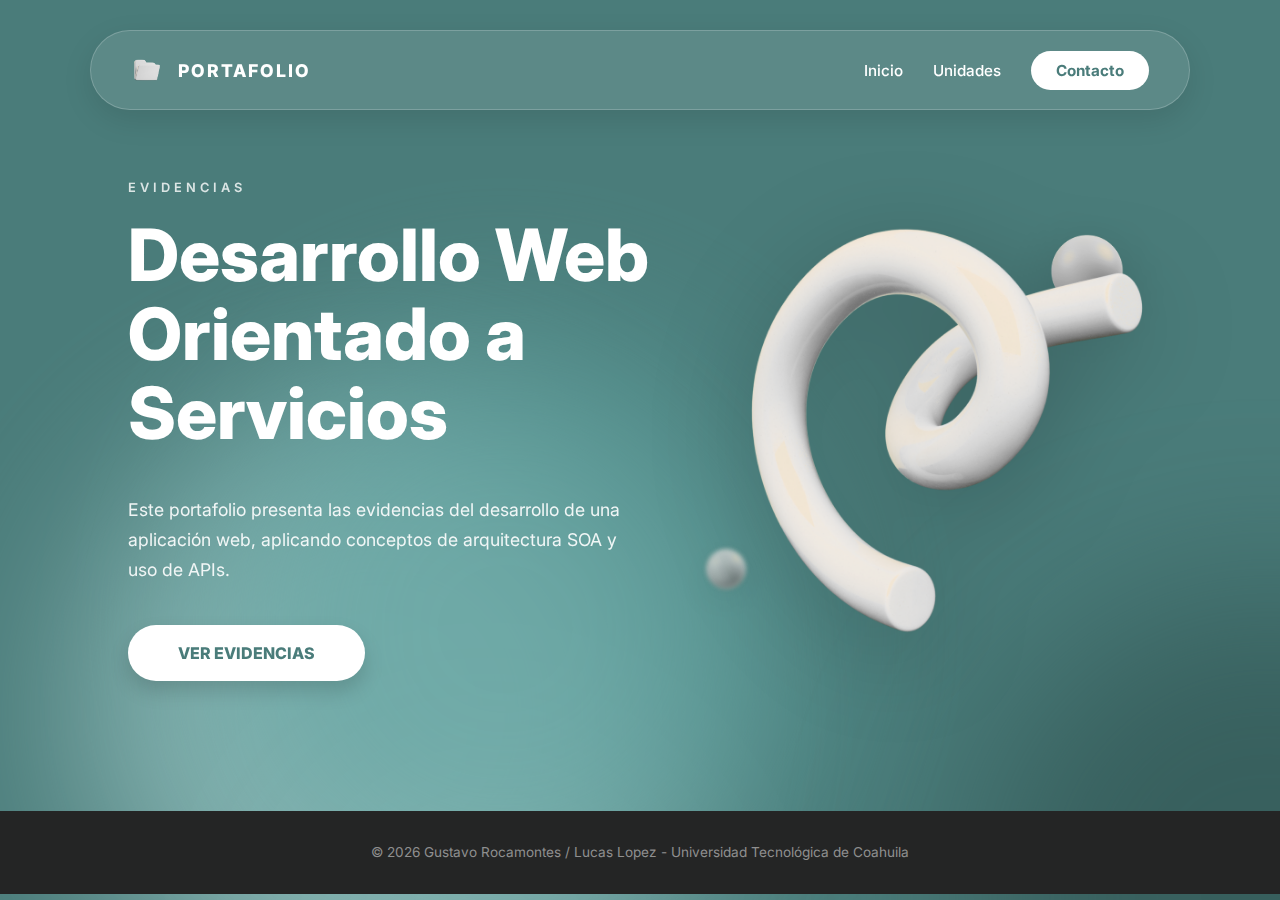
<file: Portafolio/index.html>
<!DOCTYPE html>
<html lang="es">
<head>
    <meta charset="UTF-8">
    <meta name="viewport" content="width=device-width, initial-scale=1.0">
    <title>Portafolio - Desarrollo Web Orientado a Servicios</title>
    
    <link rel="icon" href="images/logoo.png" type="image/png">

    <link rel="stylesheet" href="styles/index.css">
    <link href="https://fonts.googleapis.com/css2?family=Inter:wght@300;400;700&display=swap" rel="stylesheet">
</head>
<body>
    <div class="bg-blur-container">
        <div class="blob blob-1"></div>
        <div class="blob blob-2"></div>
        <div class="blob blob-3"></div>
        <div class="blob blob-4"></div>
    </div>

    <header class="navbar-container">
        <nav class="navbar">
            <a href="index.html" class="logo-link">
                <div class="logo-container">
                    <img src="images/logoo.png" alt="Logo" class="main-logo"> 
                    <div class="logo-text">PORTAFOLIO</div>
                </div>
            </a>
            <ul class="nav-links">
                <li><a href="index.html">Inicio</a></li>
                <li><a href="VerCursos.html">Unidades</a></li>
                <li><a href="contacto.html" class="btn-contact">Contacto</a></li>
            </ul>
        </nav>
    </header>

    <main>
        <section class="hero" id="inicio">
            <div class="hero-content">
                <span class="subtitle">EVIDENCIAS</span>
                <h1>Desarrollo Web<br>Orientado a Servicios</h1>
                <p>Este portafolio presenta las evidencias del desarrollo de una aplicación web, aplicando conceptos de arquitectura SOA y uso de APIs.</p>
                <a href="VerCursos.html" class="btn-main">VER EVIDENCIAS</a>
            </div>
            <div class="hero-image">
                <div class="floating-wrapper">
                    <img src="images/espiral-clay.png" class="clay-element" alt="3D Element">
                    <img src="images/esfera.png" class="clay-sphere s1" alt="Esfera 3D Grande">
                    <img src="images/esfera.png" class="clay-sphere s2" alt="Esfera 3D Pequeña">
                </div>
            </div>
        </section>
    </main>

    <footer class="compact-footer">
        <p>© 2026 Gustavo Rocamontes / Lucas Lopez - Universidad Tecnológica de Coahuila</p>
    </footer>

    <script>
        const blobs = document.querySelectorAll('.blob');
        function moveBlobs() {
            blobs.forEach(blob => {
                const x = Math.random() * 85;
                const y = Math.random() * 85;
                blob.style.left = `${x}%`;
                blob.style.top = `${y}%`;
            });
        }
        setInterval(moveBlobs, 6000);
        moveBlobs();
    </script>
</body>
</html>
</file>
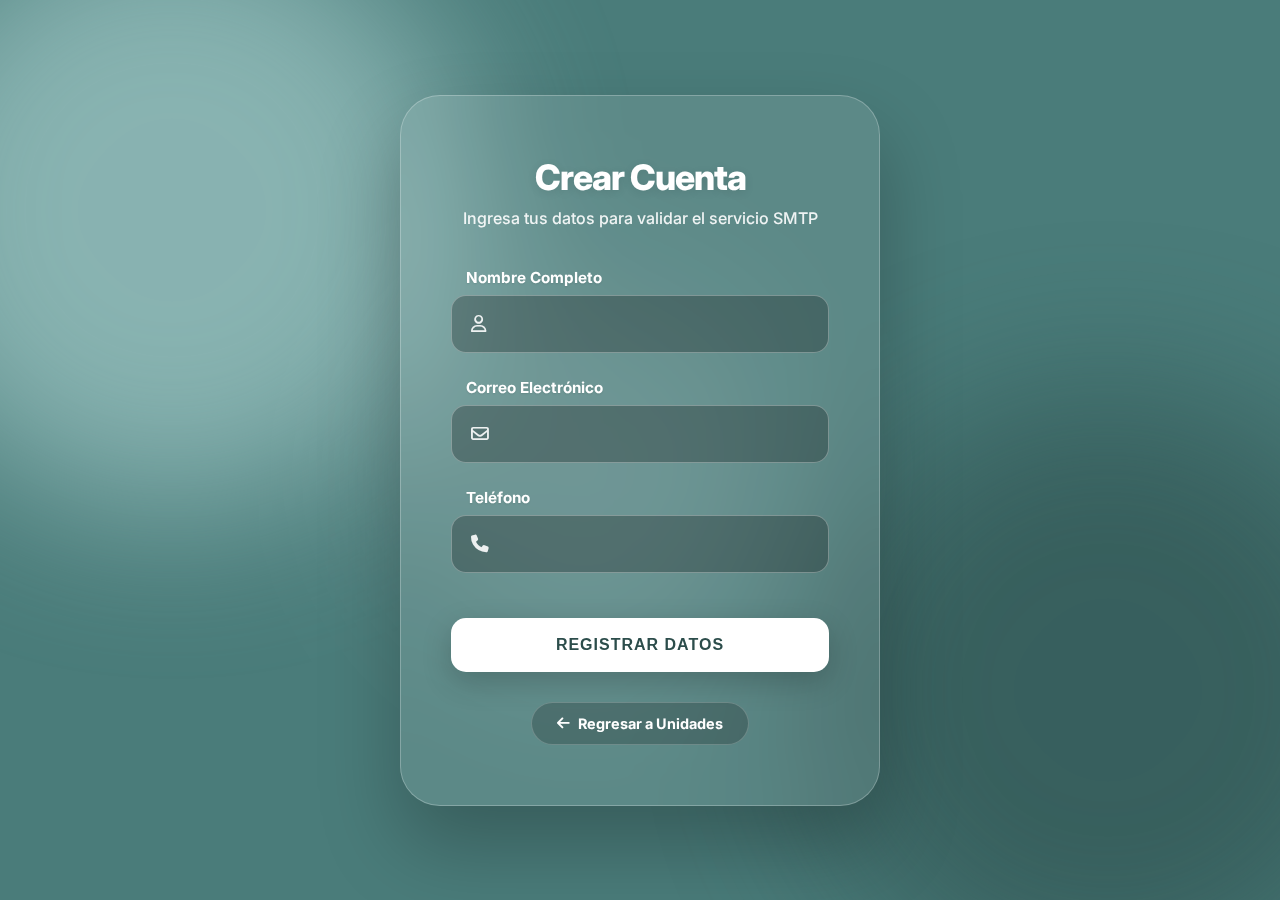
<file: Portafolio/EnviarCorreo/index.html>
<!DOCTYPE html>
<html lang="es">
<head>
    <meta charset="UTF-8">
    <meta name="viewport" content="width=device-width, initial-scale=1.0">
    <title>Registro - Práctica SMTP</title>
    <link href="https://fonts.googleapis.com/css2?family=Inter:wght@400;600;800&display=swap" rel="stylesheet">
    <link rel="stylesheet" href="https://cdnjs.cloudflare.com/ajax/libs/font-awesome/6.4.0/css/all.min.css">
    <link rel="stylesheet" href="style.css">
</head>
<body>
    
    <div class="bg-blur-container">
        <div class="blob blob-1"></div>
        <div class="blob blob-2"></div>
        <div class="blob blob-3"></div>
    </div>

    <div class="card-container">
        <h1>Crear Cuenta</h1>
        <p class="subtitle">Ingresa tus datos para validar el servicio SMTP</p>
        
        <form id="registroForm" novalidate>
            
            <div class="input-group">
                <label for="nombre">Nombre Completo</label>
                <div class="input-wrapper">
                    <input type="text" id="nombre" name="nombre" placeholder="" autocomplete="off">
                    <i class="fa-regular fa-user"></i>
                </div>
                <small class="error-text">Por favor ingresa tu nombre</small>
            </div>

            <div class="input-group">
                <label for="email">Correo Electrónico</label>
                <div class="input-wrapper">
                    <input type="email" id="email" name="email" placeholder="" autocomplete="off">
                    <i class="fa-regular fa-envelope"></i>
                </div>
                <small class="error-text">Ingresa un correo válido</small>
            </div>

            <div class="input-group">
                <label for="telefono">Teléfono</label>
                <div class="input-wrapper">
                    <input type="tel" id="telefono" name="telefono" placeholder="" autocomplete="off">
                    <i class="fa-solid fa-phone"></i>
                </div>
                <small class="error-text">Ingresa un número de 10 dígitos</small>
            </div>

            <button type="submit" name="registro">Registrar Datos</button>
        </form>

        <a href="../VerCursos.html" class="btn-secondary">
            <i class="fa-solid fa-arrow-left"></i> Regresar a Unidades
        </a>
    </div>

    <script>
        // Script de Validación Personalizada y Simulación
        const form = document.getElementById('registroForm');

        form.addEventListener('submit', (e) => {
            let isValid = true;
            
            // Limpiar errores previos
            document.querySelectorAll('.input-group').forEach(g => g.classList.remove('error'));

            // Validar Nombre
            const nombre = document.getElementById('nombre');
            if(nombre.value.trim() === '') {
                setError(nombre);
                isValid = false;
            }

            // Validar Email
            const email = document.getElementById('email');
            const emailRegex = /^[^\s@]+@[^\s@]+\.[^\s@]+$/;
            if(!emailRegex.test(email.value.trim())) {
                setError(email);
                isValid = false;
            }

            // Validar Teléfono
            const telefono = document.getElementById('telefono');
            if(telefono.value.trim().length < 10 || isNaN(telefono.value.trim())) {
                setError(telefono);
                isValid = false;
            }

            if(!isValid) {
                e.preventDefault(); 
            } else {
                // SIMULACIÓN: Redirigir a exito.html pasando el correo
                e.preventDefault();
                const emailValue = document.getElementById('email').value;
                window.location.href = 'exito.html?email=' + encodeURIComponent(emailValue);
            }
        });

        function setError(input) {
            const group = input.closest('.input-group');
            group.classList.add('error');
        }
    </script>
</body>
</html>
</file>
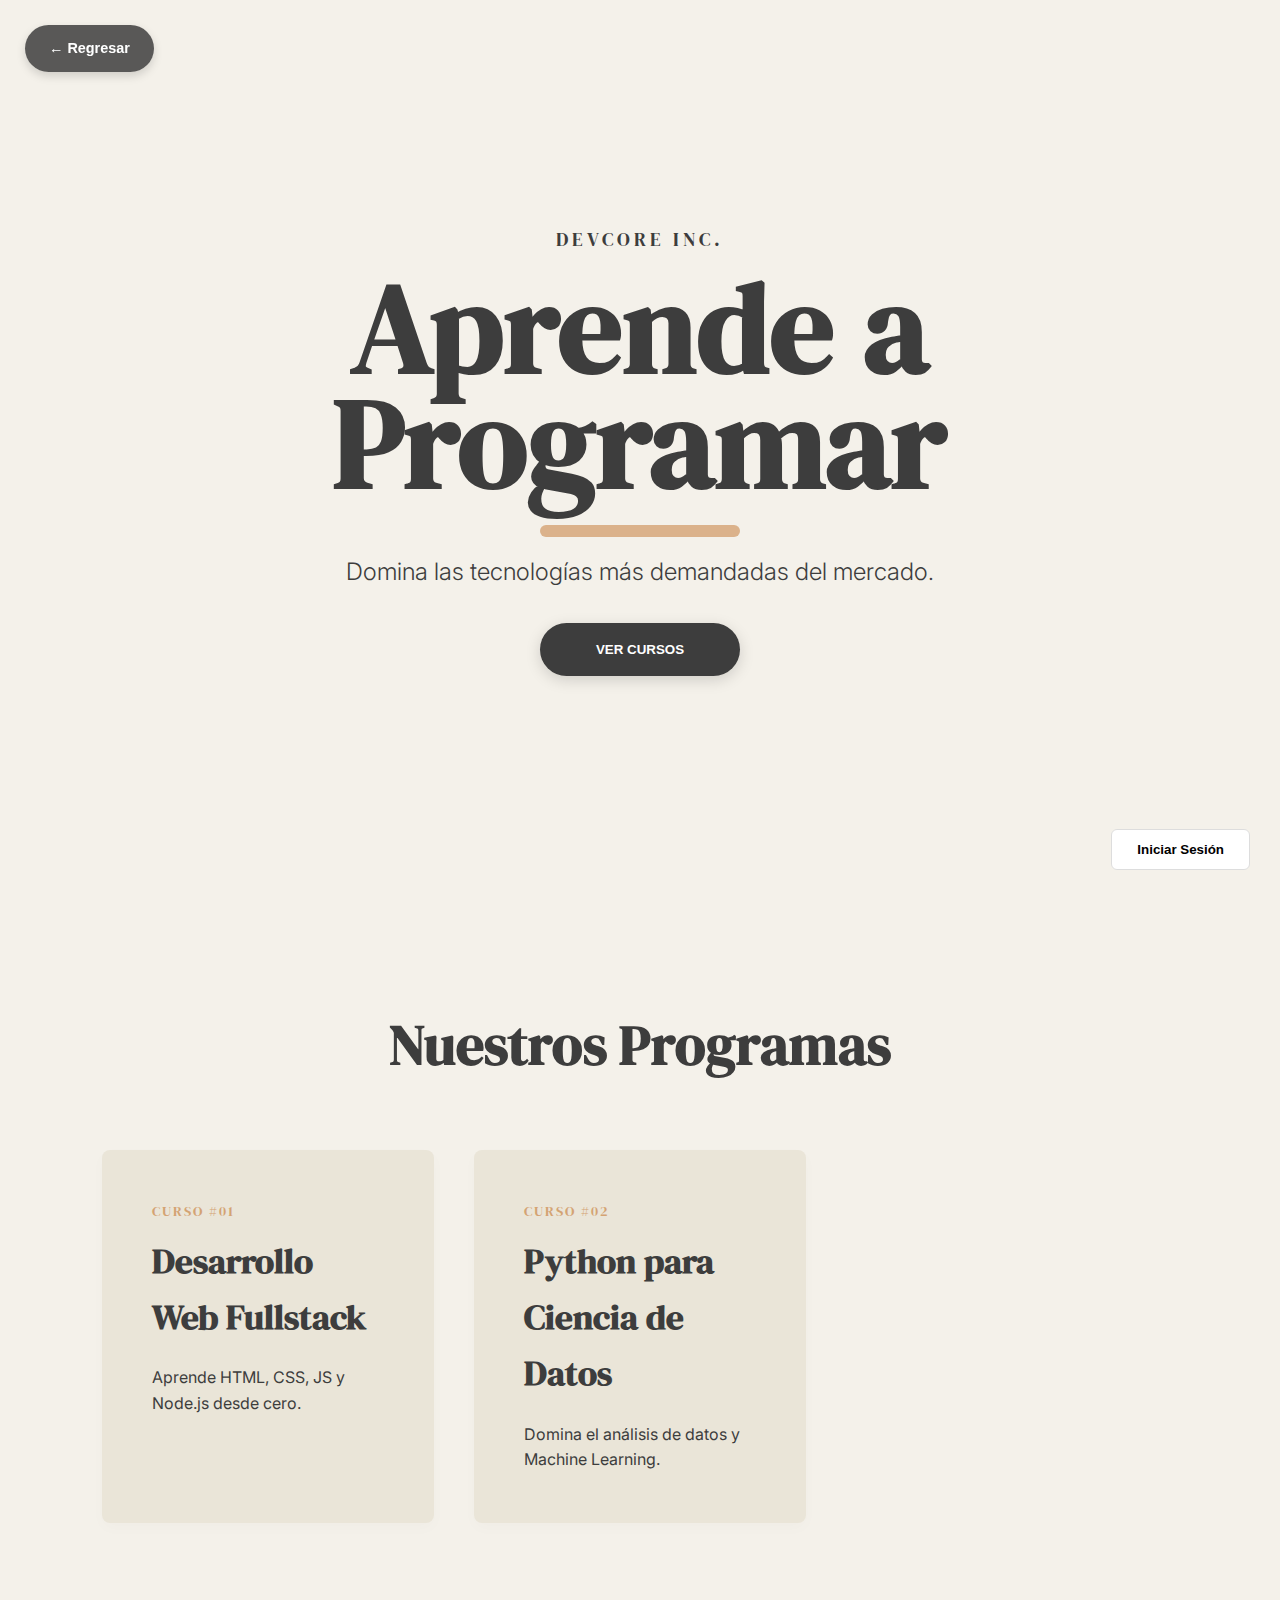
<file: Portafolio/U2/dash/index.html>
<!DOCTYPE html>
<html lang="es">
<head>
    <meta charset="UTF-8">
    <meta name="viewport" content="width=device-width, initial-scale=1.0">
    <title>DevCore Inc. | Escuela de Programación</title>
    <link rel="stylesheet" href="style.css">
</head>
<body>

    <a href="https://24040046gust.github.io/Portafolio/Portafolio/U2/unidad2.html" 
       style="position: fixed; top: 25px; left: 25px; z-index: 9999; text-decoration: none; color: #ffffff; background-color: rgba(61, 61, 61, 0.85); padding: 12px 24px; border-radius: 50px; font-family: sans-serif; font-size: 0.9rem; font-weight: bold; box-shadow: 0 4px 10px rgba(0,0,0,0.15); transition: all 0.3s ease;"
       onmouseover="this.style.backgroundColor='#000000'; this.style.transform='translateY(-2px)';"
       onmouseout="this.style.backgroundColor='rgba(61, 61, 61, 0.85)'; this.style.transform='translateY(0)';">
        ← Regresar
    </a>

    <header class="hero">
        <div class="hero-content">
            <p class="brand">DEVCORE INC.</p>
            <h1 class="slogan">Aprende a<br>Programar</h1>
            <div class="divider"></div>
            <p class="tagline">Domina las tecnologías más demandadas del mercado.</p>
            <button class="btn-main" id="startBtn">VER CURSOS</button>
        </div>
    </header>

    <main id="coursesSection" class="courses-section">
        <h2 class="section-title">Nuestros Programas</h2>
        <div id="coursesContainer" class="courses-grid">
            </div>
    </main>

    <div id="loginSection" class="admin-access">
        <button id="showLoginBtn" class="btn-secondary">Iniciar Sesión</button>
    </div>

    <section id="adminSection" class="admin-panel" style="display: none;">
        <div class="admin-card">
            <p class="step-num">ADMINISTRACIÓN</p>
            <h2>Agregar nuevo curso</h2>
            <form id="addCourseForm">
                <input type="text" id="title" placeholder="Título del curso" required>
                <textarea id="description" placeholder="Descripción del curso (objetivos, duración...)" rows="4"></textarea>
                <button type="submit" class="btn-next">GUARDAR CURSO</button>
            </form>
            <button id="logoutBtn" class="btn-logout-new">Finalizar Sesión</button>
        </div>
    </section>

    <div id="loginModal" class="modal">
        <div class="modal-split">
            <div class="modal-image-v2"></div> <div class="modal-form-side">
                <span class="close">&times;</span>
                <p class="step-num">LOGIN</p>
                <h3>Bienvenido de nuevo</h3>
                <form id="loginForm">
                    <div class="input-group">
                        <input type="email" id="email" placeholder="hola@gmail.com" required>
                    </div>
                    <div class="input-group">
                        <input type="password" id="password" placeholder="contraseña" required>
                    </div>
                    <button type="submit" class="btn-next">ENTRAR</button>
                </form>
            </div>
        </div>
    </div>

    <script src="main.js"></script>
</body>
</html>
</file>
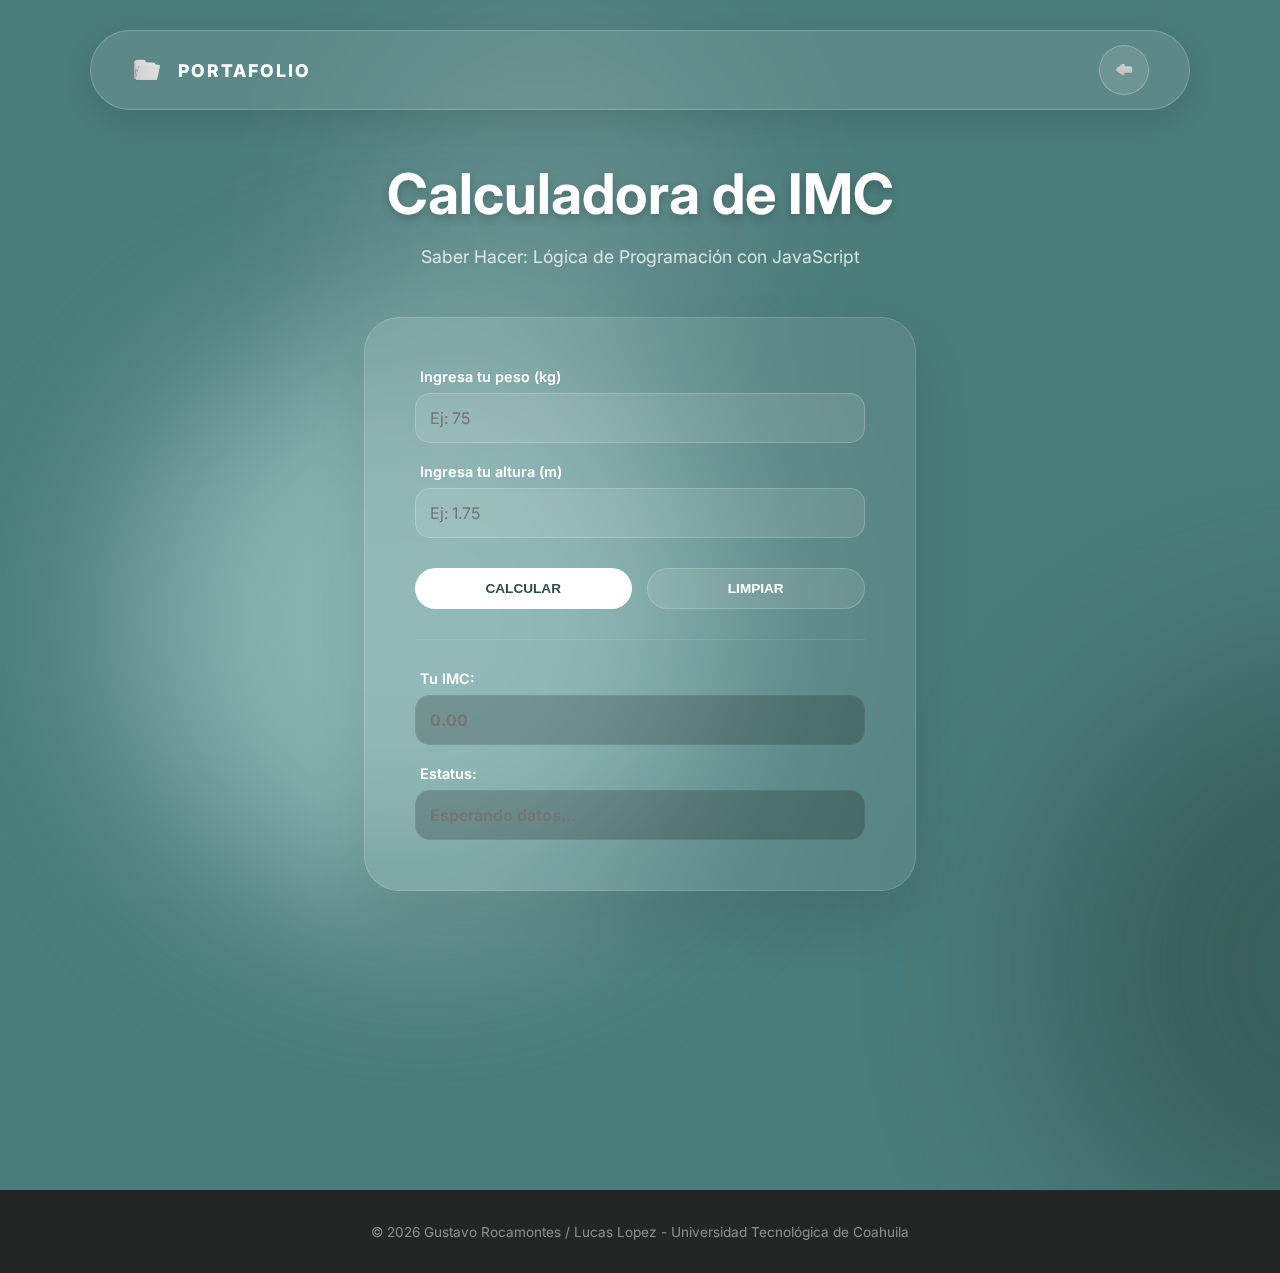
<file: Portafolio/U2/imc/index.html>
<!DOCTYPE html>
<html lang="es">
<head>
    <meta charset="UTF-8">
    <meta name="viewport" content="width=device-width, initial-scale=1.0">
    <title>Práctica: Calculadora de IMC</title>
    <link rel="stylesheet" href="../../styles/index.css">
    <link rel="icon" href="../../images/logoo.png" type="image/png">
    <link href="https://fonts.googleapis.com/css2?family=Inter:wght@300;400;500;700;900&display=swap" rel="stylesheet">
    <style>
        /* --- ESTILOS UNIFICADOS DE LA CALCULADORA --- */
        
        .unit-content {
            padding: 160px 10% 80px;
            max-width: 1000px;
            margin: 0 auto;
            min-height: 100vh;
        }

        .unit-header-main {
            text-align: center;
            margin-bottom: 50px;
        }

        .unit-header-main h2 {
            font-size: 3.5rem;
            font-weight: 700;
            color: white;
            margin: 0;
            text-shadow: 0 4px 10px rgba(0,0,0,0.2);
        }

        .unit-header-main p {
            font-size: 1.1rem;
            opacity: 0.85;
            color: rgba(255,255,255,0.9);
        }

        /* Contenedor tipo Glass Panel */
        .calculator-card {
            background: rgba(255, 255, 255, 0.08);
            backdrop-filter: blur(40px);
            -webkit-backdrop-filter: blur(40px);
            border: 1px solid rgba(255, 255, 255, 0.15);
            border-radius: 35px;
            padding: 50px;
            box-shadow: 0 30px 60px rgba(0,0,0,0.1);
            max-width: 450px; /* Evita que se estire demasiado */
            margin: 0 auto;
            display: flex;
            flex-direction: column;
            gap: 20px;
        }

        .input-group {
            display: flex;
            flex-direction: column;
            gap: 8px;
        }

        .input-group label {
            color: white;
            font-weight: 600;
            font-size: 0.9rem;
            margin-left: 5px;
        }

        input {
            background: rgba(255, 255, 255, 0.1);
            border: 1px solid rgba(255, 255, 255, 0.2);
            padding: 14px;
            border-radius: 15px;
            color: white;
            font-family: 'Inter', sans-serif;
            font-size: 1rem;
            outline: none;
            transition: 0.3s;
        }

        input:focus {
            background: rgba(255, 255, 255, 0.15);
            border-color: white;
        }

        input[readonly] {
            background: rgba(0, 0, 0, 0.2);
            border-color: rgba(255, 255, 255, 0.05);
            color: #4db6ac; /* Color de realce para resultados */
            font-weight: 700;
        }

        .button-row {
            display: flex;
            gap: 15px;
            margin-top: 10px;
        }

        /* Estilo de botones basado en el portafolio */
        .btn-calc {
            flex: 1;
            padding: 12px;
            border-radius: 50px;
            border: none;
            font-weight: 700;
            cursor: pointer;
            text-transform: uppercase;
            font-size: 0.85rem;
            transition: 0.3s;
        }

        .btn-primary { background: white; color: #2c4d4b; }
        .btn-secondary { background: rgba(255,255,255,0.1); color: white; border: 1px solid rgba(255,255,255,0.2); }

        .btn-calc:hover { transform: translateY(-2px); opacity: 0.9; }

        hr.separator {
            border: none;
            border-top: 1px solid rgba(255, 255, 255, 0.1);
            margin: 10px 0;
        }

        @media (max-width: 768px) {
            .unit-header-main h2 { font-size: 2.5rem; }
            .calculator-card { padding: 30px; }
        }
    </style>
</head>
<body class="unit-page">

    <div class="bg-blur-container">
        <div class="blob blob-1"></div>
        <div class="blob blob-2"></div>
        <div class="blob blob-3"></div>
    </div>

    <header class="navbar-container">
        <nav class="navbar">
            <a href="../../index.html" class="logo-link">
                <div class="logo-container">
                    <img src="../../images/logoo.png" alt="Logo" class="main-logo"> 
                    <div class="logo-text">PORTAFOLIO</div>
                </div>
            </a>
            <div class="nav-actions">
                <a href="../unidad2.html" class="btn-back-arrow" title="Volver a la Unidad">
                    <img src="../../images/back.png" alt="Volver" class="back-icon">
                </a>
            </div>
        </nav>
    </header>

    <main class="unit-content">
        <section class="unit-header-main">
            <h2>Calculadora de IMC</h2>
            <p>Saber Hacer: Lógica de Programación con JavaScript</p>
        </section>

        <div class="calculator-card">
            <div class="input-group">
                <label for="peso">Ingresa tu peso (kg)</label>
                <input type="number" id="peso" placeholder="Ej: 75">
            </div>

            <div class="input-group">
                <label for="altura">Ingresa tu altura (m)</label>
                <input type="number" id="altura" step="0.01" placeholder="Ej: 1.75">
            </div>

            <div class="button-row">
                <button id="btnCalcular" class="btn-calc btn-primary">Calcular</button>
                <button id="btnLimpiar" class="btn-calc btn-secondary">Limpiar</button>
            </div>

            <hr class="separator">

            <div class="input-group">
                <label>Tu IMC:</label>
                <input type="text" id="imc" readonly placeholder="0.00">
            </div>

            <div class="input-group">
                <label>Estatus:</label>
                <input type="text" id="estatus" readonly placeholder="Esperando datos...">
            </div>
        </div>
    </main>

   <footer class="compact-footer">
        <p>© 2026 Gustavo Rocamontes / Lucas Lopez - Universidad Tecnológica de Coahuila</p>
    </footer>

    <script src="main.js"></script>

    <script>
        const blobs = document.querySelectorAll('.blob');
        function moveBlobs() {
            blobs.forEach(blob => {
                const x = Math.random() * 85;
                const y = Math.random() * 85;
                blob.style.left = `${x}%`;
                blob.style.top = `${y}%`;
            });
        }
        setInterval(moveBlobs, 6000);
        moveBlobs();
    </script>
</body>
</html>
</file>
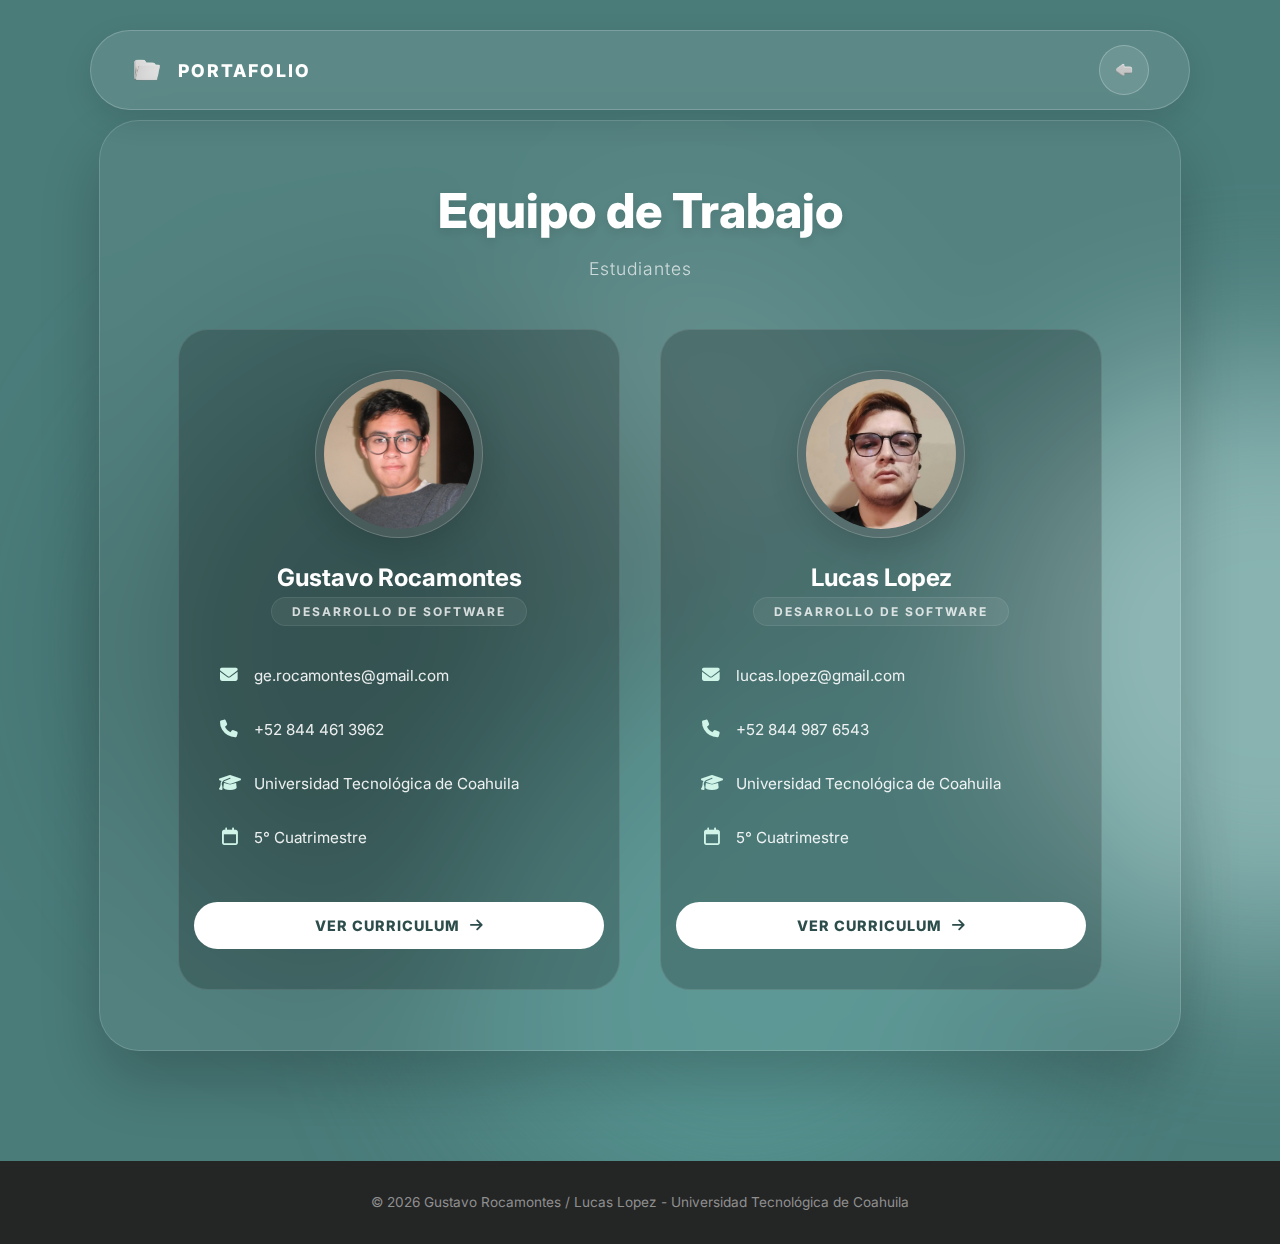
<file: Portafolio/contacto.html>
<!DOCTYPE html>
<html lang="es">
<head>
    <meta charset="UTF-8">
    <meta name="viewport" content="width=device-width, initial-scale=1.0">
    <title>Contacto - Equipo de Desarrollo</title>
    <link rel="icon" href="images/logoo.png" type="image/png">
    <link rel="stylesheet" href="styles/index.css">
    <link rel="stylesheet" href="styles/contacto.css">
    
    <link href="https://fonts.googleapis.com/css2?family=Inter:wght@300;400;700;800&display=swap" rel="stylesheet">
    <link rel="stylesheet" href="https://cdnjs.cloudflare.com/ajax/libs/font-awesome/6.4.0/css/all.min.css">
</head>
<body class="contact-page">
    
    <div class="bg-blur-container">
        <div class="blob blob-1"></div>
        <div class="blob blob-2"></div>
        <div class="blob blob-3"></div>
        <div class="blob blob-4"></div>
    </div>

    <header class="navbar-container">
        <nav class="navbar">
            <a href="index.html" class="logo-link">
                <div class="logo-container">
                    <img src="images/logoo.png" alt="Logo" class="main-logo"> 
                    <div class="logo-text">PORTAFOLIO</div>
                </div>
            </a>
            <a href="index.html" class="btn-back-arrow">
                <img src="images/back.png" alt="Volver" class="back-icon" width="22">
            </a>
        </nav>
    </header>

    <main class="contact-content">
        <div class="glass-container">
            <h1 class="page-title">Equipo de Trabajo</h1>
            <p class="page-subtitle">Estudiantes</p>
            
            <div class="profiles-grid">
                
                <div class="profile-card">
                    <div class="img-wrapper">
                        <img src="images/gustavo.jpg" alt="Gustavo" class="profile-img">
                    </div>
                    <div class="profile-name">Gustavo Rocamontes</div>
                    <div class="profile-role">Desarrollo de Software</div>
                    
                    <div class="profile-info">
                        <div class="info-item">
                            <i class="fa-solid fa-envelope"></i> 
                            <span>ge.rocamontes@gmail.com</span>
                        </div>
                        <div class="info-item">
                            <i class="fa-solid fa-phone"></i> 
                            <span>+52 844 461 3962</span>
                        </div>
                        <div class="info-item">
                            <i class="fa-solid fa-graduation-cap"></i> 
                            <span>Universidad Tecnológica de Coahuila</span>
                        </div>
                        <div class="info-item">
                            <i class="fa-regular fa-calendar"></i> 
                            <span>5° Cuatrimestre</span>
                        </div>
                    </div>

                    <a href="cv/gustavo.pdf" target="_blank" class="btn-cv">
                        Ver Curriculum <i class="fa-solid fa-arrow-right"></i>
                    </a>
                </div>

                <div class="profile-card">
                    <div class="img-wrapper">
                        <img src="images/lucas.jpg" alt="Lucas" class="profile-img">
                    </div>
                    <div class="profile-name">Lucas Lopez</div>
                    <div class="profile-role">Desarrollo de Software</div>
                    
                    <div class="profile-info">
                        <div class="info-item">
                            <i class="fa-solid fa-envelope"></i> 
                            <span>lucas.lopez@gmail.com</span>
                        </div>
                        <div class="info-item">
                            <i class="fa-solid fa-phone"></i> 
                            <span>+52 844 987 6543</span>
                        </div>
                        <div class="info-item">
                            <i class="fa-solid fa-graduation-cap"></i> 
                            <span>Universidad Tecnológica de Coahuila</span>
                        </div>
                        <div class="info-item">
                            <i class="fa-regular fa-calendar"></i> 
                            <span>5° Cuatrimestre</span>
                        </div>
                    </div>

                    <a href="cv/lucas.pdf" target="_blank" class="btn-cv">
                        Ver Curriculum <i class="fa-solid fa-arrow-right"></i>
                    </a>
                </div>

            </div>
        </div>
    </main>

    <footer class="compact-footer">
        <p>© 2026 Gustavo Rocamontes / Lucas Lopez - Universidad Tecnológica de Coahuila</p>
    </footer>

    <script>
        const blobs = document.querySelectorAll('.blob');
        function moveBlobs() {
            blobs.forEach(blob => {
                const x = Math.random() * 85;
                const y = Math.random() * 85;
                blob.style.left = `${x}%`;
                blob.style.top = `${y}%`;
            });
        }
        setInterval(moveBlobs, 6000);
        moveBlobs();
    </script>
</body>

</html>
</file>
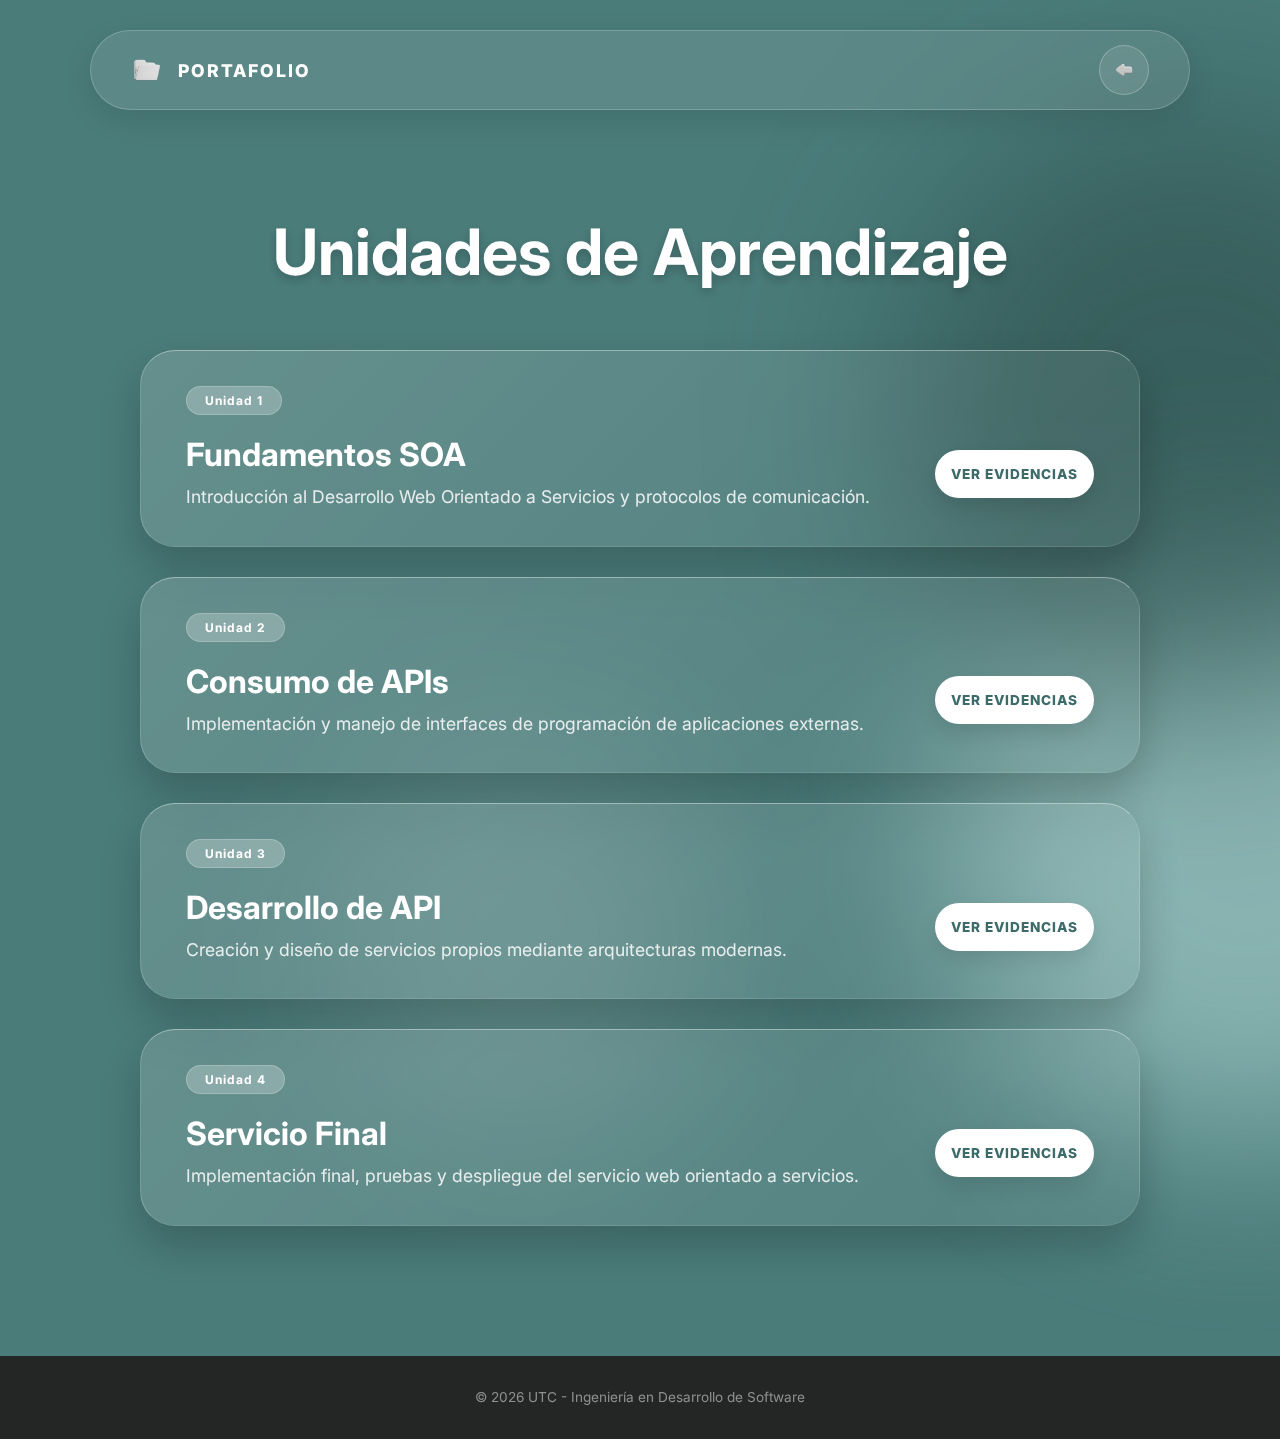
<file: Portafolio/VerCursos.html>
<!DOCTYPE html>
<html lang="es">
<head>
    <meta charset="UTF-8">
    <meta name="viewport" content="width=device-width, initial-scale=1.0">
    <title>Unidades - Portafolio</title>
    <link rel="stylesheet" href="styles/index.css">
    <link rel="stylesheet" href="styles/cursos.css">
    <link rel="icon" href="images/logoo.png" type="image/png">
    <link href="https://fonts.googleapis.com/css2?family=Inter:wght@300;400;700&display=swap" rel="stylesheet">
</head>
<body class="courses-page">

    <div class="bg-blur-container">
        <div class="blob blob-1"></div>
        <div class="blob blob-2"></div>
        <div class="blob blob-3"></div>
    </div>

    <header class="navbar-container">
        <nav class="navbar">
            <a href="index.html" class="logo-link">
                <div class="logo-container">
                    <img src="images/logoo.png" alt="Logo" class="main-logo"> 
                    <div class="logo-text">PORTAFOLIO</div>
                </div>
            </a>
            <a href="index.html" class="btn-back-arrow">
                <img src="images/back.png" alt="Volver" class="back-icon" width="22">
                <div class="back-text"></div>
            </a>
        </nav>
    </header>

    <main class="courses-section">
        <div class="section-header">
            <h2>Unidades de Aprendizaje</h2>
        </div>

        <div class="cards-stack">
            <div class="wide-card">
                <div class="card-tag">Unidad 1</div>
                <div class="wide-card-content">
                    <div class="text-side">
                        <h3>Fundamentos SOA</h3>
                        <p>Introducción al Desarrollo Web Orientado a Servicios y protocolos de comunicación.</p>
                    </div>
                    <div class="button-side">
                        <a href="U1/unidad1.html" class="btn-wide-explore">Ver Evidencias</a>
                    </div>
                </div>
            </div>

            <div class="wide-card">
                <div class="card-tag">Unidad 2</div>
                <div class="wide-card-content">
                    <div class="text-side">
                        <h3>Consumo de APIs</h3>
                        <p>Implementación y manejo de interfaces de programación de aplicaciones externas.</p>
                    </div>
                    <div class="button-side">
                        <a href="U2/unidad2.html" class="btn-wide-explore">Ver Evidencias</a>
                    </div>
                </div>
            </div>

            <div class="wide-card">
                <div class="card-tag">Unidad 3</div>
                <div class="wide-card-content">
                    <div class="text-side">
                        <h3>Desarrollo de API</h3>
                        <p>Creación y diseño de servicios propios mediante arquitecturas modernas.</p>
                    </div>
                    <div class="button-side">
                        <a href="U3/unidad3.html" class="btn-wide-explore">Ver Evidencias</a>
                    </div>
                </div>
            </div>

            <div class="wide-card">
                <div class="card-tag">Unidad 4</div>
                <div class="wide-card-content">
                    <div class="text-side">
                        <h3>Servicio Final</h3>
                        <p>Implementación final, pruebas y despliegue del servicio web orientado a servicios.</p>
                    </div>
                    <div class="button-side">
                        <a href="U4/unidad4.html" class="btn-wide-explore">Ver Evidencias</a>
                    </div>
                </div>
            </div>
        </div>
    </main>

    <footer class="compact-footer">
        <p>© 2026 UTC - Ingeniería en Desarrollo de Software</p>
    </footer>

    <script>
        const blobs = document.querySelectorAll('.blob');
        function moveBlobs() {
            blobs.forEach(blob => {
                const x = Math.random() * 85;
                const y = Math.random() * 85;
                blob.style.left = `${x}%`;
                blob.style.top = `${y}%`;
            });
        }
        setInterval(moveBlobs, 7000);
        moveBlobs();
    </script>
</body>

</html>
</file>
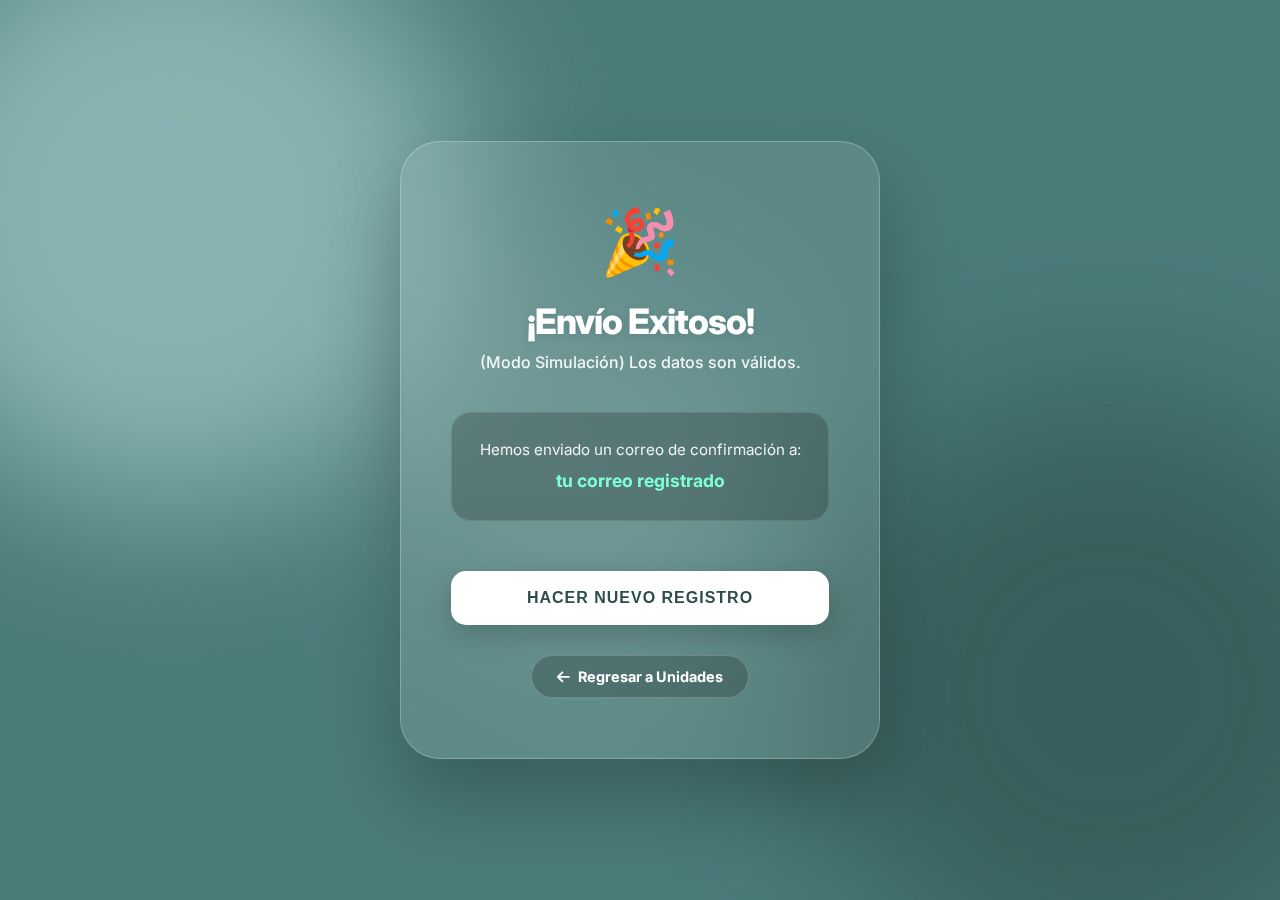
<file: Portafolio/EnviarCorreo/exito.html>
<!DOCTYPE html>
<html lang="es">
<head>
    <meta charset="UTF-8">
    <meta name="viewport" content="width=device-width, initial-scale=1.0">
    <title>¡Éxito!</title>
    <link href="https://fonts.googleapis.com/css2?family=Inter:wght@400;600;800&display=swap" rel="stylesheet">
    <link rel="stylesheet" href="https://cdnjs.cloudflare.com/ajax/libs/font-awesome/6.4.0/css/all.min.css">
    <link rel="stylesheet" href="style.css">
</head>
<body>

    <div class="bg-blur-container">
        <div class="blob blob-1"></div>
        <div class="blob blob-2"></div>
        <div class="blob blob-3"></div>
    </div>
    
    <div class="card-container">
        <div class="success-icon">🎉</div>
        
        <h1>¡Envío Exitoso!</h1>
        
        <p class="subtitle" style="color: white; opacity: 0.9;">
            (Modo Simulación) Los datos son válidos.
        </p>

        <div style="background: rgba(0,0,0,0.2); padding: 25px; border-radius: 20px; margin-bottom: 30px; border: 1px solid rgba(255,255,255,0.1);">
            <p style="color: rgba(255,255,255,0.9); line-height: 1.6; margin: 0; font-size: 0.95rem;">
                Hemos enviado un correo de confirmación a:<br>
                <strong id="emailDisplay" style="color: #7fffd4; font-size: 1.1rem; display: block; margin-top: 5px;">
                    ...
                </strong>
            </p>
        </div>

        <a href="index.html" style="text-decoration: none;">
            <button type="button">Hacer Nuevo Registro</button>
        </a>
        
        <a href="../VerCursos.html" class="btn-secondary">
            <i class="fa-solid fa-arrow-left"></i> Regresar a Unidades
        </a>
    </div>

    <script>
        // Obtener el correo de la URL para mostrarlo
        const params = new URLSearchParams(window.location.search);
        const email = params.get('email');
        
        if (email) {
            document.getElementById('emailDisplay').textContent = email;
        } else {
            document.getElementById('emailDisplay').textContent = "tu correo registrado";
        }
    </script>

</body>
</html>
</file>
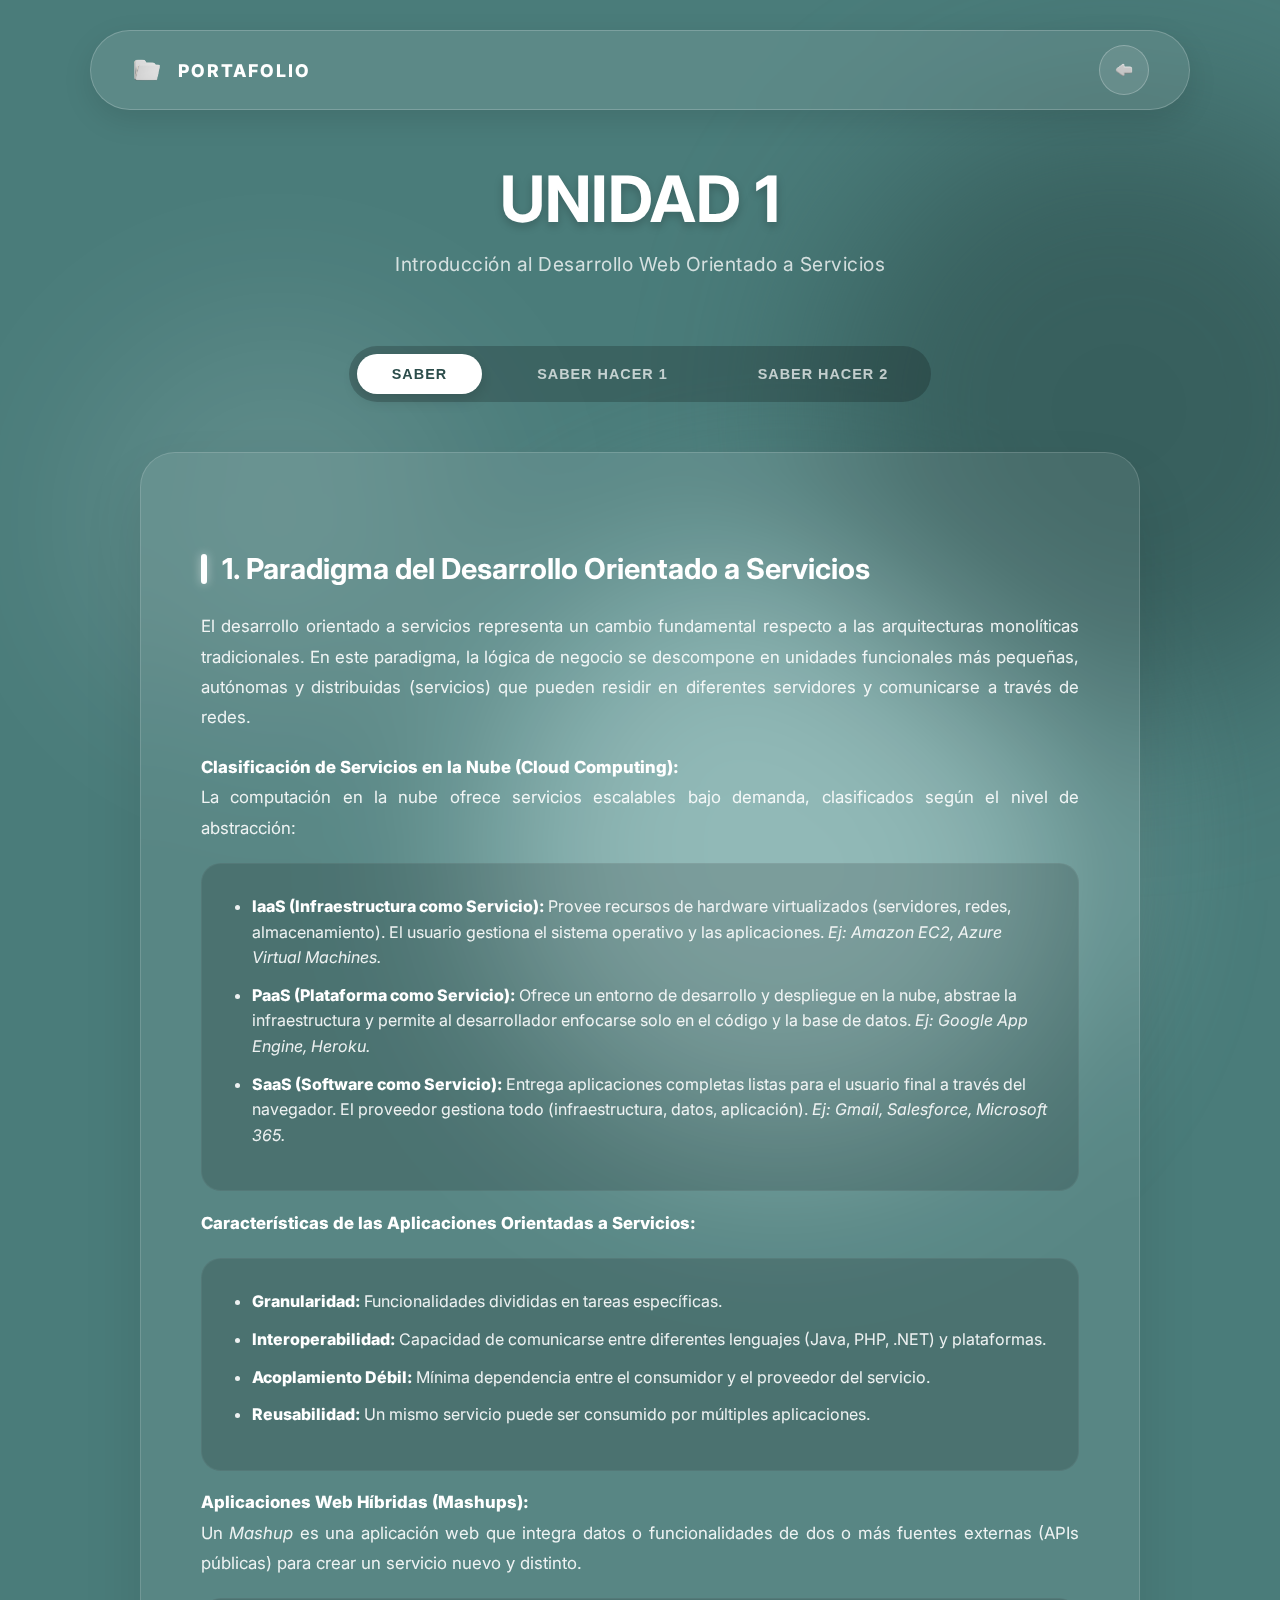
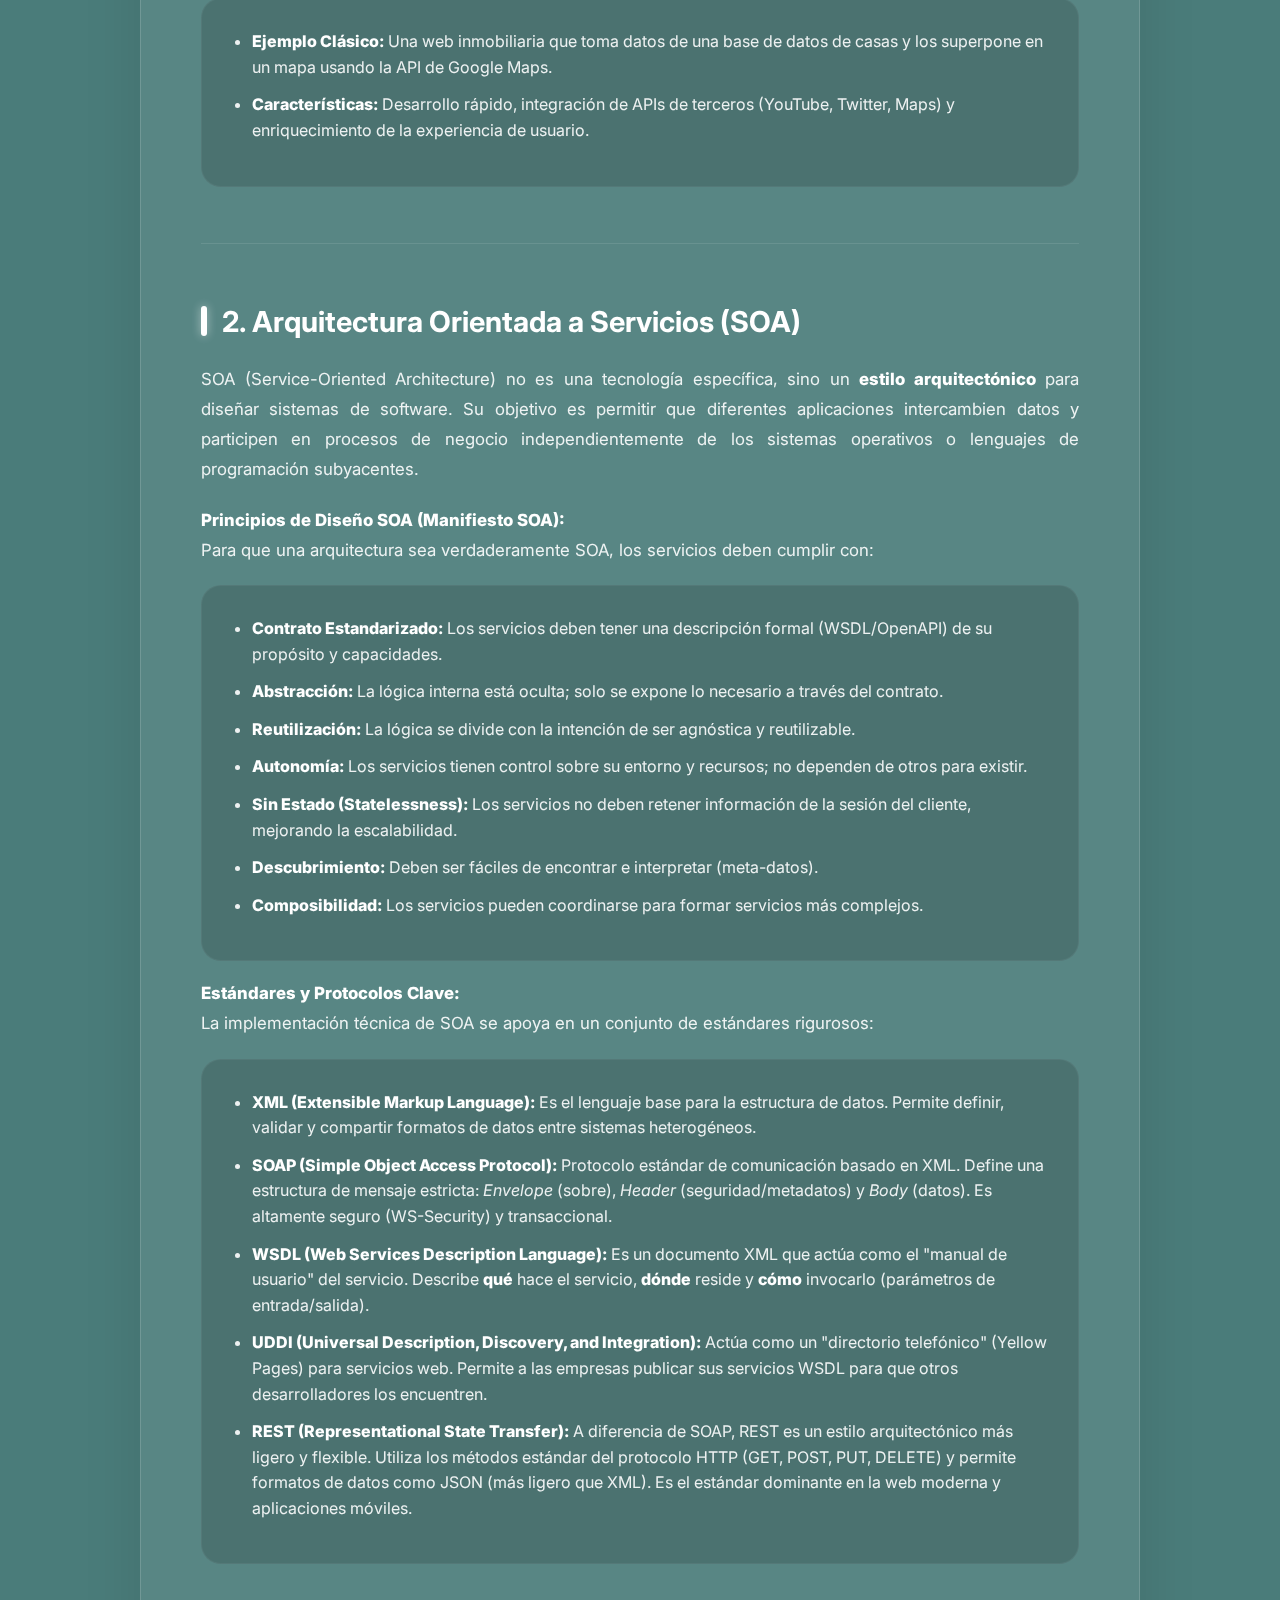
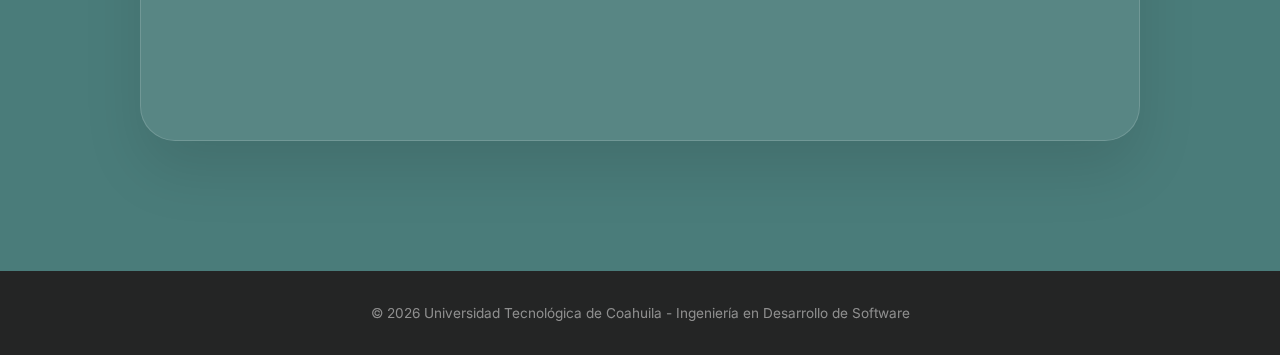
<file: Portafolio/U1/unidad1.html>
<!DOCTYPE html>
<html lang="es">
<head>
    <meta charset="UTF-8">
    <meta name="viewport" content="width=device-width, initial-scale=1.0">
    <title>Unidad 1: Fundamentos SOA</title>
    <link rel="stylesheet" href="../styles/index.css">
    <link rel="stylesheet" href="../styles/unidad1.css">
    <link href="https://fonts.googleapis.com/css2?family=Inter:wght@300;400;500;700;900&display=swap" rel="stylesheet">
</head>
<body class="unit-page">

    <div class="bg-blur-container">
        <div class="blob blob-1"></div>
        <div class="blob blob-2"></div>
        <div class="blob blob-3"></div>
    </div>

    <header class="navbar-container">
        <nav class="navbar">
            <a href="../index.html" class="logo-link">
                <div class="logo-container">
                    <img src="../images/logoo.png" alt="Logo" class="main-logo"> 
                    <div class="logo-text">PORTAFOLIO</div>
                </div>
            </a>
            <div class="nav-actions">
                <a href="../VerCursos.html" class="btn-back-arrow" title="Regresar a Unidades">
                    <img src="../images/back.png" alt="Volver" class="back-icon">
                </a>
            </div>
        </nav>
    </header>

    <main class="unit-content">
        <section class="unit-header-main">
            <h2>UNIDAD 1</h2>
            <p>Introducción al Desarrollo Web Orientado a Servicios</p>
        </section>

        <div class="tab-nav-wrapper">
            <button class="btn-tab active" onclick="openTab('saber', event)">SABER</button>
            <button class="btn-tab" onclick="openTab('hacer1', event)">SABER HACER 1</button>
            <button class="btn-tab" onclick="openTab('hacer2', event)">SABER HACER 2</button>
        </div>

        <div id="saber" class="tab-section active">
            <div class="glass-panel">
                
                <div class="topic">
                    <h4>1. Paradigma del Desarrollo Orientado a Servicios</h4>
                    <p>El desarrollo orientado a servicios representa un cambio fundamental respecto a las arquitecturas monolíticas tradicionales. En este paradigma, la lógica de negocio se descompone en unidades funcionales más pequeñas, autónomas y distribuidas (servicios) que pueden residir en diferentes servidores y comunicarse a través de redes.</p>
                    
                    <p><strong>Clasificación de Servicios en la Nube (Cloud Computing):</strong><br>
                    La computación en la nube ofrece servicios escalables bajo demanda, clasificados según el nivel de abstracción:</p>
                    <ul>
                        <li><strong>IaaS (Infraestructura como Servicio):</strong> Provee recursos de hardware virtualizados (servidores, redes, almacenamiento). El usuario gestiona el sistema operativo y las aplicaciones. <em>Ej: Amazon EC2, Azure Virtual Machines.</em></li>
                        <li><strong>PaaS (Plataforma como Servicio):</strong> Ofrece un entorno de desarrollo y despliegue en la nube, abstrae la infraestructura y permite al desarrollador enfocarse solo en el código y la base de datos. <em>Ej: Google App Engine, Heroku.</em></li>
                        <li><strong>SaaS (Software como Servicio):</strong> Entrega aplicaciones completas listas para el usuario final a través del navegador. El proveedor gestiona todo (infraestructura, datos, aplicación). <em>Ej: Gmail, Salesforce, Microsoft 365.</em></li>
                    </ul>

                    <p><strong>Características de las Aplicaciones Orientadas a Servicios:</strong></p>
                    <ul>
                        <li><strong>Granularidad:</strong> Funcionalidades divididas en tareas específicas.</li>
                        <li><strong>Interoperabilidad:</strong> Capacidad de comunicarse entre diferentes lenguajes (Java, PHP, .NET) y plataformas.</li>
                        <li><strong>Acoplamiento Débil:</strong> Mínima dependencia entre el consumidor y el proveedor del servicio.</li>
                        <li><strong>Reusabilidad:</strong> Un mismo servicio puede ser consumido por múltiples aplicaciones.</li>
                    </ul>

                    <p><strong>Aplicaciones Web Híbridas (Mashups):</strong><br>
                    Un <em>Mashup</em> es una aplicación web que integra datos o funcionalidades de dos o más fuentes externas (APIs públicas) para crear un servicio nuevo y distinto.</p>
                    <ul>
                        <li><strong>Ejemplo Clásico:</strong> Una web inmobiliaria que toma datos de una base de datos de casas y los superpone en un mapa usando la API de Google Maps.</li>
                        <li><strong>Características:</strong> Desarrollo rápido, integración de APIs de terceros (YouTube, Twitter, Maps) y enriquecimiento de la experiencia de usuario.</li>
                    </ul>
                </div>

                <div class="topic">
                    <h4>2. Arquitectura Orientada a Servicios (SOA)</h4>
                    <p>SOA (Service-Oriented Architecture) no es una tecnología específica, sino un <strong>estilo arquitectónico</strong> para diseñar sistemas de software. Su objetivo es permitir que diferentes aplicaciones intercambien datos y participen en procesos de negocio independientemente de los sistemas operativos o lenguajes de programación subyacentes.</p>

                    <p><strong>Principios de Diseño SOA (Manifiesto SOA):</strong><br>
                    Para que una arquitectura sea verdaderamente SOA, los servicios deben cumplir con:</p>
                    <ul>
                        <li><strong>Contrato Estandarizado:</strong> Los servicios deben tener una descripción formal (WSDL/OpenAPI) de su propósito y capacidades.</li>
                        <li><strong>Abstracción:</strong> La lógica interna está oculta; solo se expone lo necesario a través del contrato.</li>
                        <li><strong>Reutilización:</strong> La lógica se divide con la intención de ser agnóstica y reutilizable.</li>
                        <li><strong>Autonomía:</strong> Los servicios tienen control sobre su entorno y recursos; no dependen de otros para existir.</li>
                        <li><strong>Sin Estado (Statelessness):</strong> Los servicios no deben retener información de la sesión del cliente, mejorando la escalabilidad.</li>
                        <li><strong>Descubrimiento:</strong> Deben ser fáciles de encontrar e interpretar (meta-datos).</li>
                        <li><strong>Composibilidad:</strong> Los servicios pueden coordinarse para formar servicios más complejos.</li>
                    </ul>

                    <p><strong>Estándares y Protocolos Clave:</strong><br>
                    La implementación técnica de SOA se apoya en un conjunto de estándares rigurosos:</p>
                    <ul>
                        <li><strong>XML (Extensible Markup Language):</strong> Es el lenguaje base para la estructura de datos. Permite definir, validar y compartir formatos de datos entre sistemas heterogéneos.</li>
                        
                        <li><strong>SOAP (Simple Object Access Protocol):</strong> Protocolo estándar de comunicación basado en XML. Define una estructura de mensaje estricta: <em>Envelope</em> (sobre), <em>Header</em> (seguridad/metadatos) y <em>Body</em> (datos). Es altamente seguro (WS-Security) y transaccional.</li>
                        
                        <li><strong>WSDL (Web Services Description Language):</strong> Es un documento XML que actúa como el "manual de usuario" del servicio. Describe <strong>qué</strong> hace el servicio, <strong>dónde</strong> reside y <strong>cómo</strong> invocarlo (parámetros de entrada/salida).</li>
                        
                        <li><strong>UDDI (Universal Description, Discovery, and Integration):</strong> Actúa como un "directorio telefónico" (Yellow Pages) para servicios web. Permite a las empresas publicar sus servicios WSDL para que otros desarrolladores los encuentren.</li>
                        
                        <li><strong>REST (Representational State Transfer):</strong> A diferencia de SOAP, REST es un estilo arquitectónico más ligero y flexible. Utiliza los métodos estándar del protocolo HTTP (GET, POST, PUT, DELETE) y permite formatos de datos como JSON (más ligero que XML). Es el estándar dominante en la web moderna y aplicaciones móviles.</li>
                    </ul>
                </div>

            </div>
        </div>

        <div id="hacer1" class="tab-section">
            <div class="glass-panel" style="text-align: center;">
                <div class="topic">
                    <h4>Práctica: Sistema de Registro SMTP</h4>
                    <p>Desarrollo de un módulo de registro de usuarios (Simulación Frontend).</p>
                    <ul style="text-align: left;">
                        <li>Validación de formulario en JavaScript.</li>
                        <li>Simulación de envío de datos.</li>
                        <li>Diseño responsivo y amigable.</li>
                    </ul>
                </div>
                
                <div style="margin-top: 40px;">
                    <a href="../EnviarCorreo/index.html" class="btn-tab active" style="text-decoration: none; padding: 15px 50px;">
                        VER PROGRAMA FUNCIONAL
                    </a>
                </div>
            </div>
        </div>

        <div id="hacer2" class="tab-section">
            <div class="glass-panel">
                <div class="empty-state">
                    <h3>¡En Curso!</h3>
                    <p>Esta práctica se encuentra actualmente en desarrollo.</p>
                    <p style="font-size: 0.9rem; opacity: 0.7;">Próximamente se integrará la evidencia de servicios locales.</p>
                </div>
            </div>
        </div>

    </main>

    <footer class="compact-footer">
        <p>© 2026 Universidad Tecnológica de Coahuila - Ingeniería en Desarrollo de Software</p>
    </footer>

    <script>
        function openTab(tabId, event) {
            document.querySelectorAll('.tab-section').forEach(section => {
                section.classList.remove('active');
            });
            document.querySelectorAll('.btn-tab').forEach(btn => {
                btn.classList.remove('active');
            });
            document.getElementById(tabId).classList.add('active');
            event.currentTarget.classList.add('active');
        }
        
        // Animación de Blobs
        const blobs = document.querySelectorAll('.blob');
        function moveBlobs() {
            blobs.forEach(blob => {
                const x = Math.random() * 85;
                const y = Math.random() * 85;
                blob.style.left = `${x}%`;
                blob.style.top = `${y}%`;
            });
        }
        setInterval(moveBlobs, 6000);
        moveBlobs();
    </script>
</body>
</html>
</file>
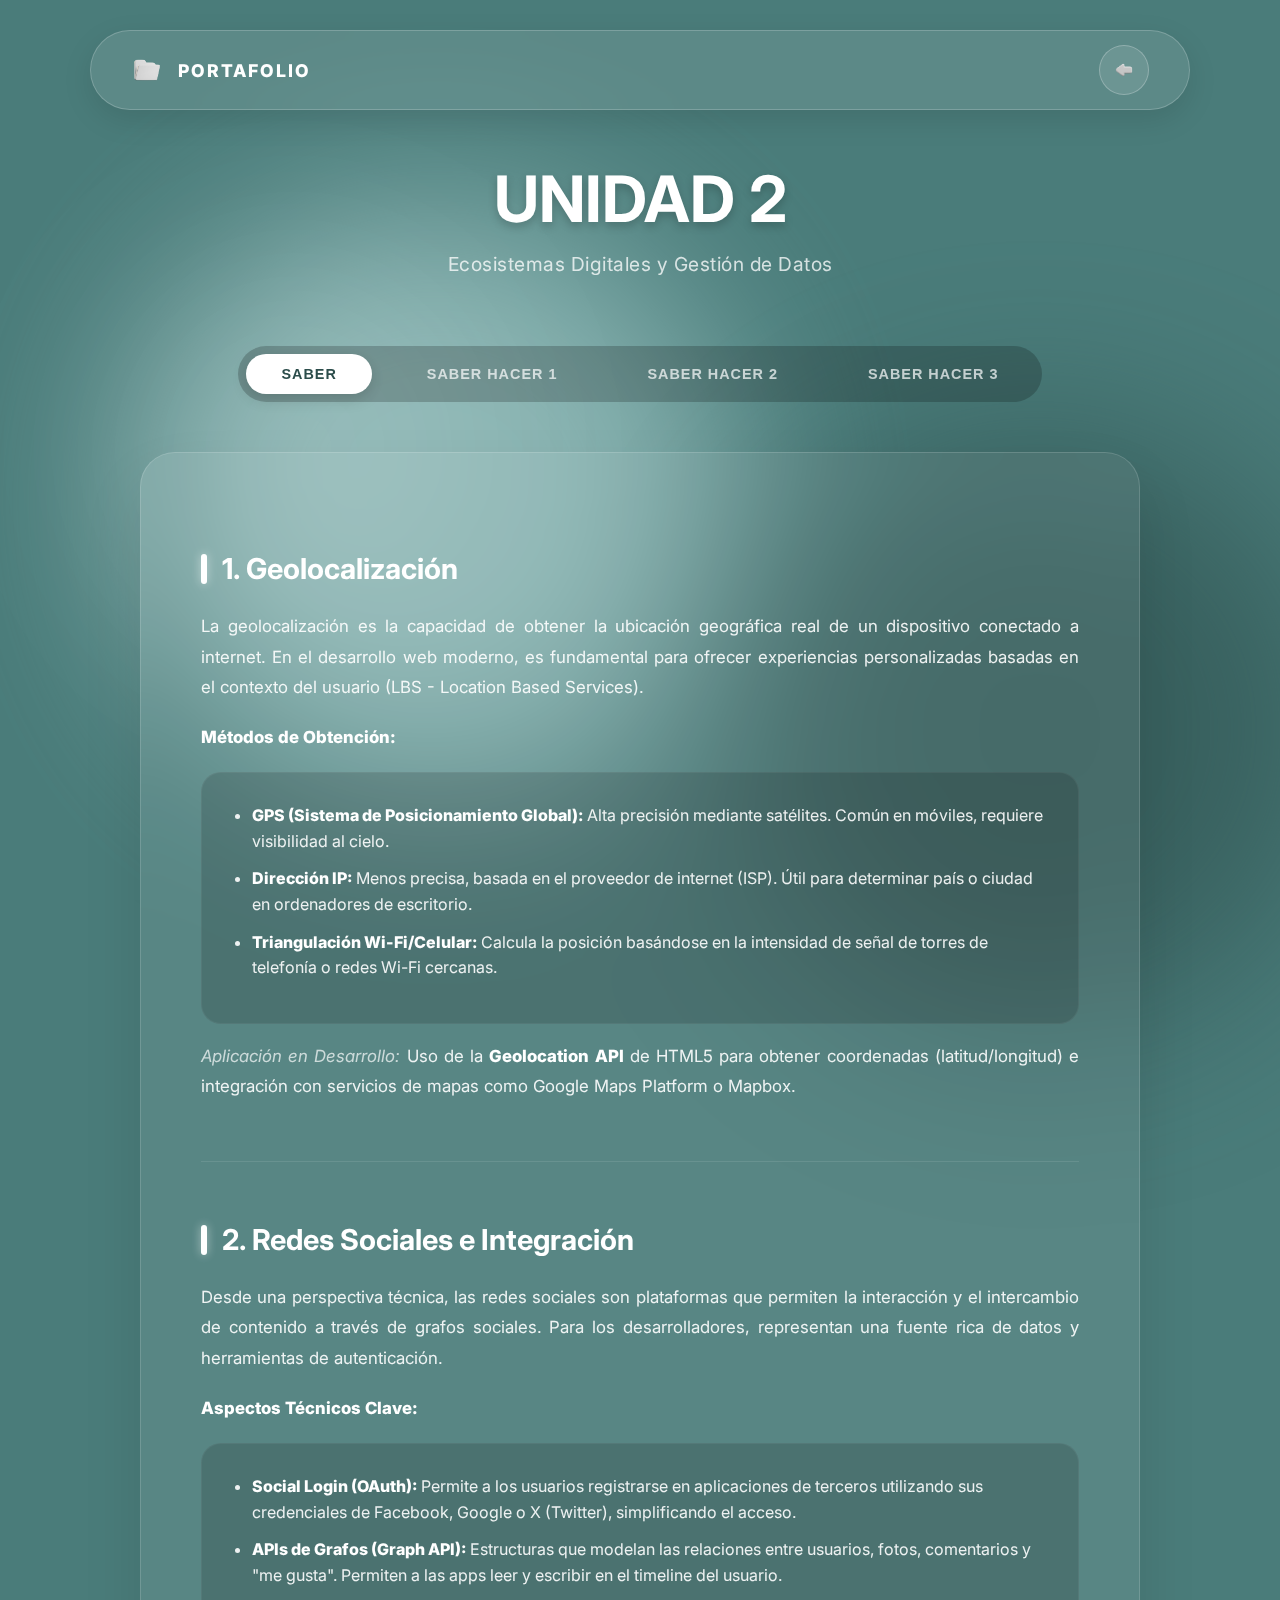
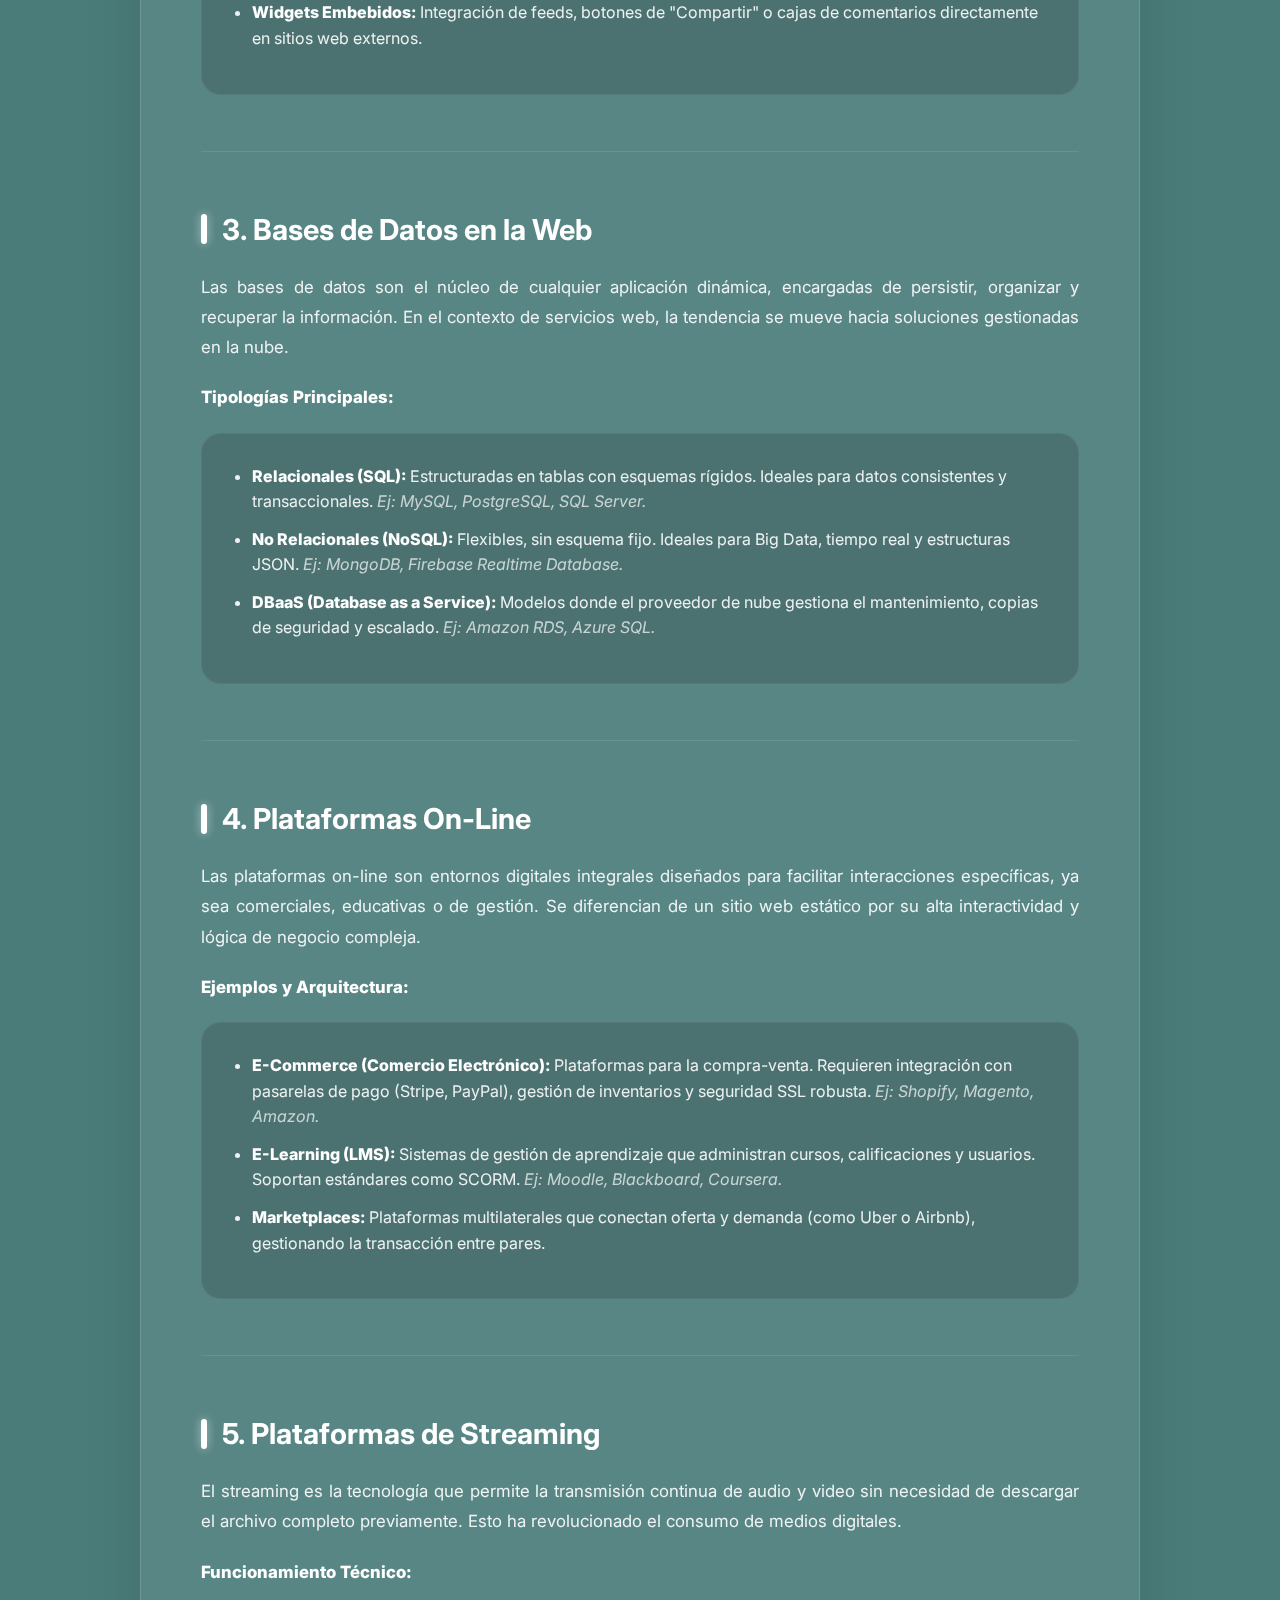
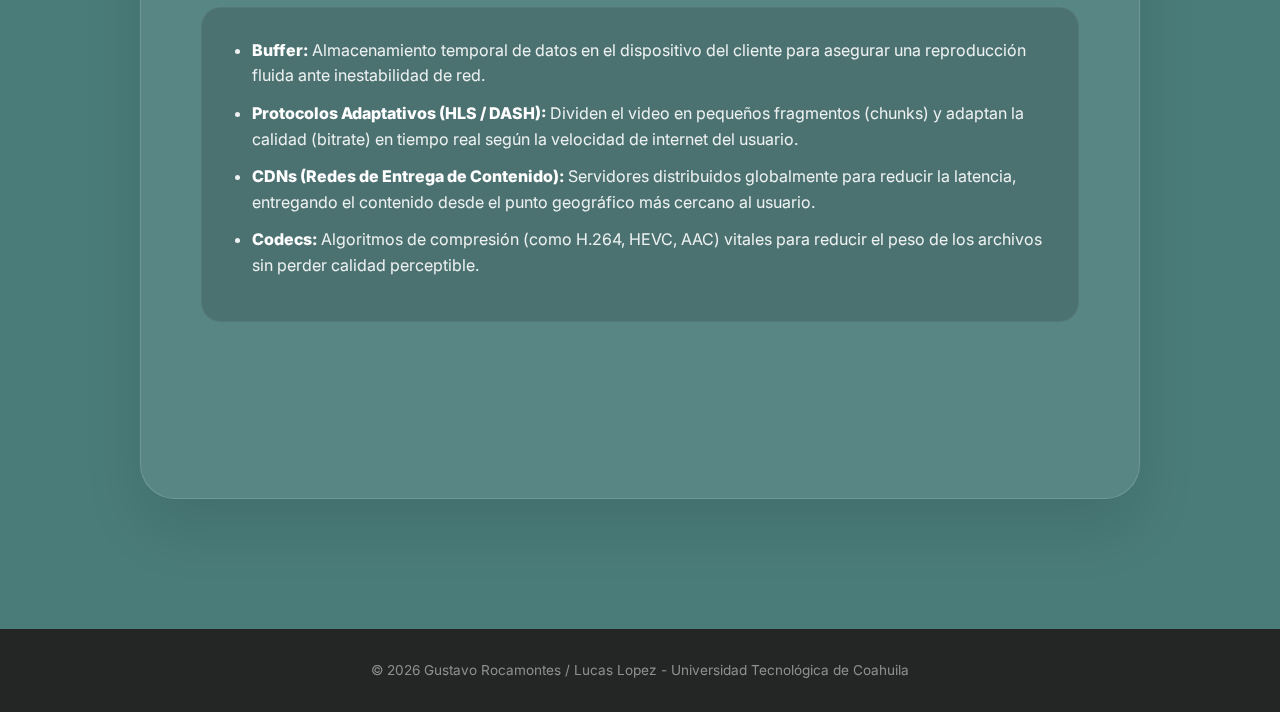
<file: Portafolio/U2/unidad2.html>
<!DOCTYPE html>
<html lang="es">
<head>
    <meta charset="UTF-8">
    <meta name="viewport" content="width=device-width, initial-scale=1.0">
    <title>Unidad 2: Tecnologías y Plataformas Web</title>
    <link rel="stylesheet" href="../styles/index.css">
    <link rel="stylesheet" href="../styles/unidad2.css">
    <link rel="icon" href="../images/logoo.png" type="image/png">
    <link href="https://fonts.googleapis.com/css2?family=Inter:wght@300;400;500;700;900&display=swap" rel="stylesheet">
</head>
<body class="unit-page">

    <div class="bg-blur-container">
        <div class="blob blob-1"></div>
        <div class="blob blob-2"></div>
        <div class="blob blob-3"></div>
    </div>

    <header class="navbar-container">
        <nav class="navbar">
            <a href="../index.html" class="logo-link">
                <div class="logo-container">
                    <img src="../images/logoo.png" alt="Logo" class="main-logo"> 
                    <div class="logo-text">PORTAFOLIO</div>
                </div>
            </a>
            <div class="nav-actions">
                <a href="../VerCursos.html" class="btn-back-arrow" title="Regresar a Unidades">
                    <img src="../images/back.png" alt="Volver" class="back-icon">
                </a>
            </div>
        </nav>
    </header>

    <main class="unit-content">
        <section class="unit-header-main">
            <h2>UNIDAD 2</h2>
            <p>Ecosistemas Digitales y Gestión de Datos</p>
        </section>

        <div class="tab-nav-wrapper">
            <button class="btn-tab active" onclick="openTab('saber', event)">SABER</button>
            <button class="btn-tab" onclick="openTab('hacer1', event)">SABER HACER 1</button>
            <button class="btn-tab" onclick="openTab('hacer2', event)">SABER HACER 2</button>
            <button class="btn-tab" onclick="openTab('hacer3', event)">SABER HACER 3</button>
        </div>

        <div id="saber" class="tab-section active">
            <div class="glass-panel">
                
                <div class="topic">
                    <h4>1. Geolocalización</h4>
                    <p>La geolocalización es la capacidad de obtener la ubicación geográfica real de un dispositivo conectado a internet. En el desarrollo web moderno, es fundamental para ofrecer experiencias personalizadas basadas en el contexto del usuario (LBS - Location Based Services).</p>
                    <p><strong>Métodos de Obtención:</strong></p>
                    <ul>
                        <li><strong>GPS (Sistema de Posicionamiento Global):</strong> Alta precisión mediante satélites. Común en móviles, requiere visibilidad al cielo.</li>
                        <li><strong>Dirección IP:</strong> Menos precisa, basada en el proveedor de internet (ISP). Útil para determinar país o ciudad en ordenadores de escritorio.</li>
                        <li><strong>Triangulación Wi-Fi/Celular:</strong> Calcula la posición basándose en la intensidad de señal de torres de telefonía o redes Wi-Fi cercanas.</li>
                    </ul>
                    <p><em>Aplicación en Desarrollo:</em> Uso de la <strong>Geolocation API</strong> de HTML5 para obtener coordenadas (latitud/longitud) e integración con servicios de mapas como Google Maps Platform o Mapbox.</p>
                </div>

                <div class="topic">
                    <h4>2. Redes Sociales e Integración</h4>
                    <p>Desde una perspectiva técnica, las redes sociales son plataformas que permiten la interacción y el intercambio de contenido a través de grafos sociales. Para los desarrolladores, representan una fuente rica de datos y herramientas de autenticación.</p>
                    <p><strong>Aspectos Técnicos Clave:</strong></p>
                    <ul>
                        <li><strong>Social Login (OAuth):</strong> Permite a los usuarios registrarse en aplicaciones de terceros utilizando sus credenciales de Facebook, Google o X (Twitter), simplificando el acceso.</li>
                        <li><strong>APIs de Grafos (Graph API):</strong> Estructuras que modelan las relaciones entre usuarios, fotos, comentarios y "me gusta". Permiten a las apps leer y escribir en el timeline del usuario.</li>
                        <li><strong>Widgets Embebidos:</strong> Integración de feeds, botones de "Compartir" o cajas de comentarios directamente en sitios web externos.</li>
                    </ul>
                </div>

                <div class="topic">
                    <h4>3. Bases de Datos en la Web</h4>
                    <p>Las bases de datos son el núcleo de cualquier aplicación dinámica, encargadas de persistir, organizar y recuperar la información. En el contexto de servicios web, la tendencia se mueve hacia soluciones gestionadas en la nube.</p>
                    <p><strong>Tipologías Principales:</strong></p>
                    <ul>
                        <li><strong>Relacionales (SQL):</strong> Estructuradas en tablas con esquemas rígidos. Ideales para datos consistentes y transaccionales. <em>Ej: MySQL, PostgreSQL, SQL Server.</em></li>
                        <li><strong>No Relacionales (NoSQL):</strong> Flexibles, sin esquema fijo. Ideales para Big Data, tiempo real y estructuras JSON. <em>Ej: MongoDB, Firebase Realtime Database.</em></li>
                        <li><strong>DBaaS (Database as a Service):</strong> Modelos donde el proveedor de nube gestiona el mantenimiento, copias de seguridad y escalado. <em>Ej: Amazon RDS, Azure SQL.</em></li>
                    </ul>
                </div>

                <div class="topic">
                    <h4>4. Plataformas On-Line</h4>
                    <p>Las plataformas on-line son entornos digitales integrales diseñados para facilitar interacciones específicas, ya sea comerciales, educativas o de gestión. Se diferencian de un sitio web estático por su alta interactividad y lógica de negocio compleja.</p>
                    <p><strong>Ejemplos y Arquitectura:</strong></p>
                    <ul>
                        <li><strong>E-Commerce (Comercio Electrónico):</strong> Plataformas para la compra-venta. Requieren integración con pasarelas de pago (Stripe, PayPal), gestión de inventarios y seguridad SSL robusta. <em>Ej: Shopify, Magento, Amazon.</em></li>
                        <li><strong>E-Learning (LMS):</strong> Sistemas de gestión de aprendizaje que administran cursos, calificaciones y usuarios. Soportan estándares como SCORM. <em>Ej: Moodle, Blackboard, Coursera.</em></li>
                        <li><strong>Marketplaces:</strong> Plataformas multilaterales que conectan oferta y demanda (como Uber o Airbnb), gestionando la transacción entre pares.</li>
                    </ul>
                </div>

                <div class="topic">
                    <h4>5. Plataformas de Streaming</h4>
                    <p>El streaming es la tecnología que permite la transmisión continua de audio y video sin necesidad de descargar el archivo completo previamente. Esto ha revolucionado el consumo de medios digitales.</p>
                    <p><strong>Funcionamiento Técnico:</strong></p>
                    <ul>
                        <li><strong>Buffer:</strong> Almacenamiento temporal de datos en el dispositivo del cliente para asegurar una reproducción fluida ante inestabilidad de red.</li>
                        <li><strong>Protocolos Adaptativos (HLS / DASH):</strong> Dividen el video en pequeños fragmentos (chunks) y adaptan la calidad (bitrate) en tiempo real según la velocidad de internet del usuario.</li>
                        <li><strong>CDNs (Redes de Entrega de Contenido):</strong> Servidores distribuidos globalmente para reducir la latencia, entregando el contenido desde el punto geográfico más cercano al usuario.</li>
                        <li><strong>Codecs:</strong> Algoritmos de compresión (como H.264, HEVC, AAC) vitales para reducir el peso de los archivos sin perder calidad perceptible.</li>
                    </ul>
                </div>

            </div>
        </div>

        <div id="hacer1" class="tab-section">
            <div class="glass-panel" style="text-align: center;">
                <div class="topic">
                    <h4>Práctica: Aplicaciones con API de Geolocalización</h4>
                    <p>Diseño de un sitio web interactivo que integra mapas y documenta conceptos fundamentales.</p>
                    
                    <ul style="text-align: left;">
                        <li><strong>Conceptos Clave:</strong> Definición de geolocalización, tipos más utilizados y definición técnica de API.</li>
                        <li><strong>Gestión de API:</strong> Explicación sobre cómo generar una Clave de API (API Key) segura.</li>
                        <li><strong>Investigación:</strong> Mención de 5 aplicaciones del mercado que utilizan geolocalización.</li>
                        <li><strong>Implementación:</strong> Visualización de los diferentes tipos de ubicación en un mapa (temas vistos en clase).</li>
                    </ul>
                </div>
                
                <div style="margin-top: 40px;">
                    <a href="geo/index.html" class="btn-tab active" style="text-decoration: none; padding: 15px 50px;">
                        VER SITIO DE GEOLOCALIZACIÓN
                    </a>
                </div>
            </div>
        </div>

        <div id="hacer2" class="tab-section">
            <div class="glass-panel" style="text-align: center;">
                <div class="topic">
                    <h4>Práctica: Servidores y Lógica con Node.js</h4>
                    <p>Desarrollo de aplicaciones del lado del servidor utilizando el entorno de ejecución Node.js y gestión de dependencias con NPM.</p>
                    
                    <ul style="text-align: left;">
                        <li><strong>Arquitectura de Node:</strong> Configuración de archivos <code>app.js</code> y manejo de módulos de terceros.</li>
                        <li><strong>Gestión de Paquetes:</strong> Uso de <code>package.json</code> para administrar dependencias y scripts del proyecto.</li>
                        <li><strong>Lógica de Aplicación:</strong> Implementación de algoritmos de cálculo (IMC, Conversiones y Calificaciones).</li>
                        <li><strong>Middleware y Rutas:</strong> Organización de recursos estáticos en carpetas <code>public</code> y manejo de peticiones.</li>
                    </ul>
                </div>
                
                <div style="margin-top: 40px; display: flex; gap: 15px; justify-content: center; flex-wrap: wrap;">
                    <a href="imc/index.html" class="btn-tab active" style="text-decoration: none; padding: 12px 30px; font-size: 0.85rem;">
                        PRACTICA 1
                    </a>
                    <a href="calificaciones/index.html" class="btn-tab active" style="text-decoration: none; padding: 12px 30px; font-size: 0.85rem;">
                        PRACTICA 2
                    </a>
                    <a href="conversiones/index.html" class="btn-tab active" style="text-decoration: none; padding: 12px 30px; font-size: 0.85rem;">
                        PRACTICA 3
                    </a>
                </div>
            </div>
        </div>

        <div id="hacer3" class="tab-section">
            <div class="glass-panel" style="text-align: center;">
                <div class="topic">
                    <h4>Práctica: CRUD con Node.js y MySQL</h4>
                    <p>Desarrollo de un sistema de gestión de cursos persistente que integra operaciones completas de base de datos y validaciones avanzadas.</p>
                    
                    <ul style="text-align: left;">
                        <li><strong>Persistencia de Datos:</strong> Conexión y manipulación de bases de datos relacionales con MySQL2.</li>
                        <li><strong>Operaciones CRUD:</strong> Implementación de rutas para Crear, Leer, Actualizar y Eliminar registros de cursos.</li>
                        <li><strong>Interfaz Dinámica:</strong> Actualización automática del DOM al realizar cambios sin recargar la página.</li>
                        <li><strong>Experiencia de Usuario:</strong> Uso de librerías como SweetAlert2 y Toastr para notificaciones y alertas estilizadas.</li>
                    </ul>
                </div>
                
                <div style="margin-top: 40px;">
                    <a href="cursos/index.html" class="btn-tab active" style="text-decoration: none; padding: 15px 50px;">
                        VER SISTEMA DE CURSOS
                    </a>
                </div>
            </div>
        </div>

    </main>

    <footer class="compact-footer">
        <p>© 2026 Gustavo Rocamontes / Lucas Lopez - Universidad Tecnológica de Coahuila</p>
    </footer>

    <script>
        function openTab(tabId, event) {
            document.querySelectorAll('.tab-section').forEach(section => {
                section.classList.remove('active');
            });
            document.querySelectorAll('.btn-tab').forEach(btn => {
                btn.classList.remove('active');
            });
            document.getElementById(tabId).classList.add('active');
            event.currentTarget.classList.add('active');
        }
        
        // animacion de blobs blanpos
        const blobs = document.querySelectorAll('.blob');
        function moveBlobs() {
            blobs.forEach(blob => {
                const x = Math.random() * 85;
                const y = Math.random() * 85;
                blob.style.left = `${x}%`;
                blob.style.top = `${y}%`;
            });
        }
        setInterval(moveBlobs, 6000);
        moveBlobs();
    </script>
</body>
</html>
</file>
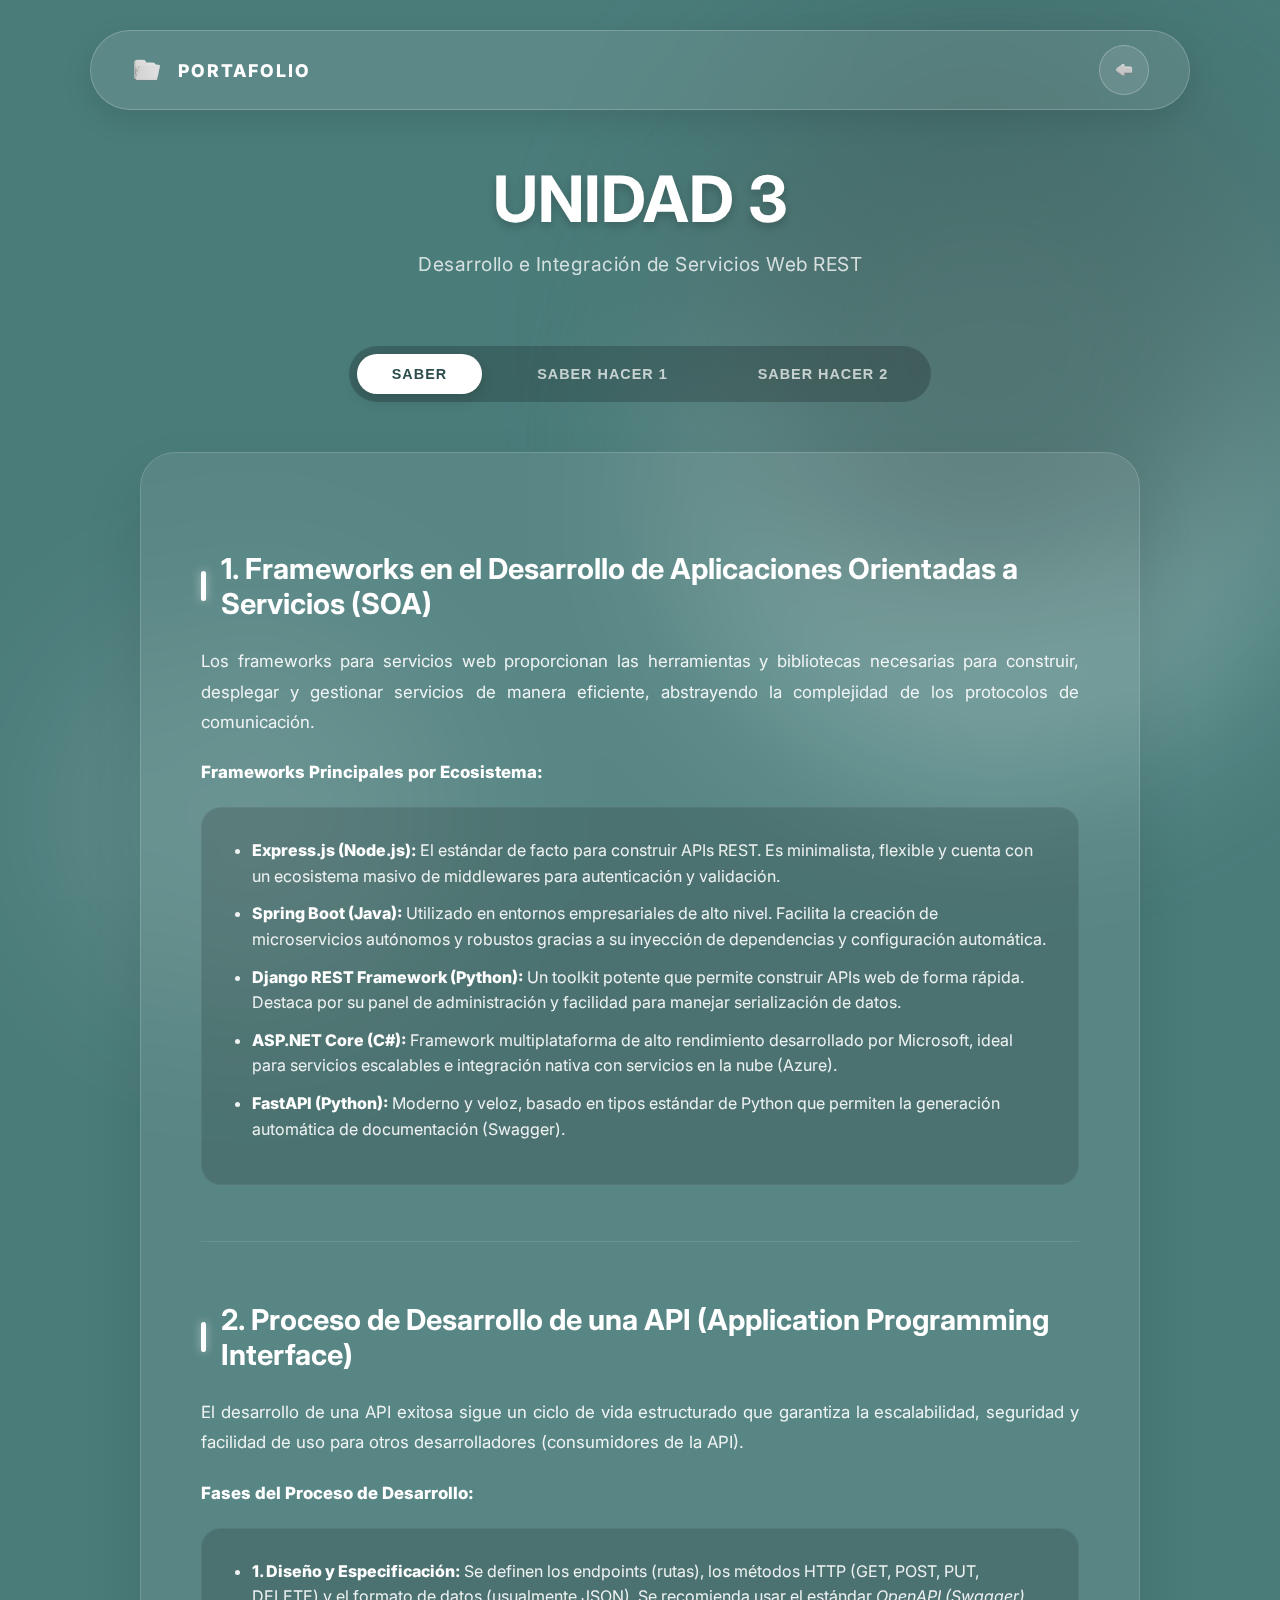
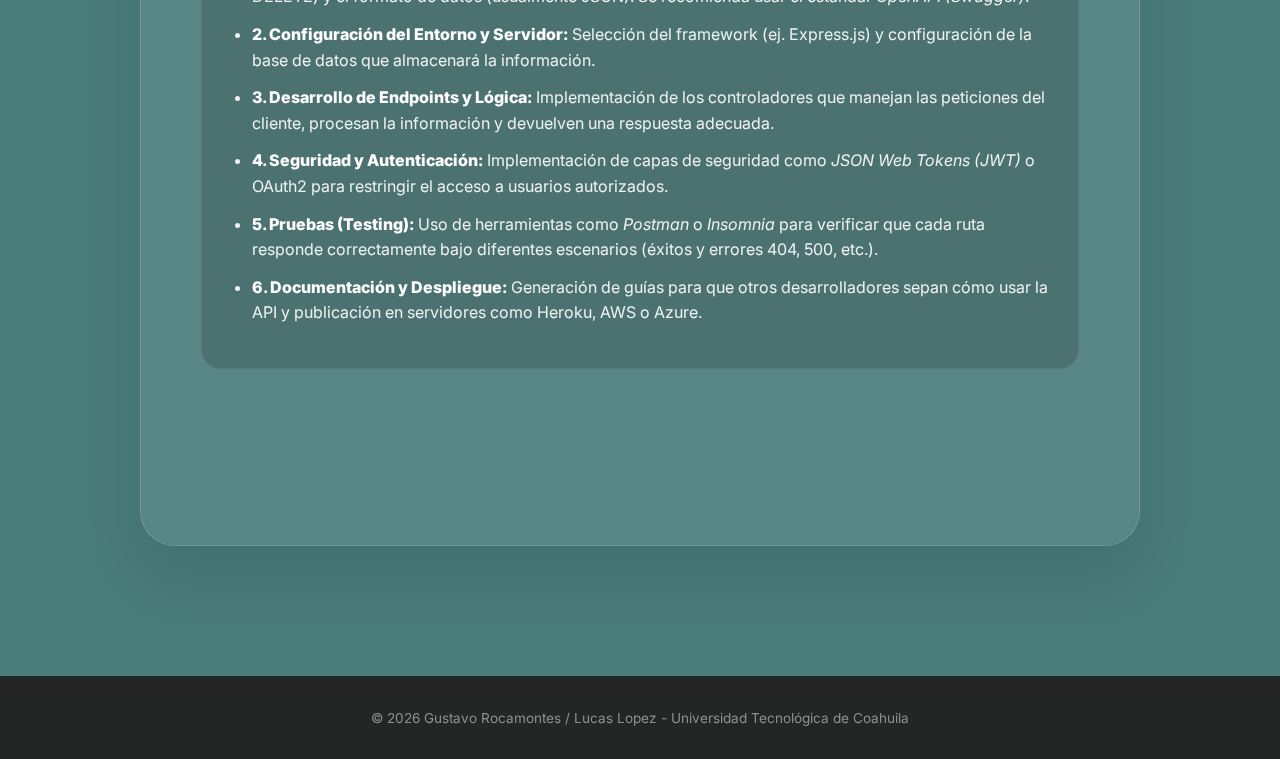
<file: Portafolio/U3/unidad3.html>
<!DOCTYPE html>
<html lang="es">
<head>
    <meta charset="UTF-8">
    <meta name="viewport" content="width=device-width, initial-scale=1.0">
    <title>Unidad 3: Servicios Web REST</title>
    <link rel="stylesheet" href="../styles/index.css">
    <link rel="stylesheet" href="../styles/unidad1.css">
    <link rel="icon" href="../images/logoo.png" type="image/png">
    <link href="https://fonts.googleapis.com/css2?family=Inter:wght@300;400;500;700;900&display=swap" rel="stylesheet">
</head>
<body class="unit-page">

    <div class="bg-blur-container">
        <div class="blob blob-1"></div>
        <div class="blob blob-2"></div>
        <div class="blob blob-3"></div>
    </div>

    <header class="navbar-container">
        <nav class="navbar">
            <a href="../index.html" class="logo-link">
                <div class="logo-container">
                    <img src="../images/logoo.png" alt="Logo" class="main-logo"> 
                    <div class="logo-text">PORTAFOLIO</div>
                </div>
            </a>
            <div class="nav-actions">
                <a href="../VerCursos.html" class="btn-back-arrow" title="Regresar a Unidades">
                    <img src="../images/back.png" alt="Volver" class="back-icon">
                </a>
            </div>
        </nav>
    </header>

    <main class="unit-content">
        <section class="unit-header-main">
            <h2>UNIDAD 3</h2>
            <p>Desarrollo e Integración de Servicios Web REST</p>
        </section>

        <div class="tab-nav-wrapper">
            <button class="btn-tab active" onclick="openTab('saber', event)">SABER</button>
            <button class="btn-tab" onclick="openTab('hacer1', event)">SABER HACER 1</button>
            <button class="btn-tab" onclick="openTab('hacer2', event)">SABER HACER 2</button>
        </div>

        <div id="saber" class="tab-section active">
            <div class="glass-panel">
                
                <div class="topic">
                    <h4>1. Frameworks en el Desarrollo de Aplicaciones Orientadas a Servicios (SOA)</h4>
                    <p>Los frameworks para servicios web proporcionan las herramientas y bibliotecas necesarias para construir, desplegar y gestionar servicios de manera eficiente, abstrayendo la complejidad de los protocolos de comunicación.</p>
                    <p><strong>Frameworks Principales por Ecosistema:</strong></p>
                    <ul>
                        <li><strong>Express.js (Node.js):</strong> El estándar de facto para construir APIs REST. Es minimalista, flexible y cuenta con un ecosistema masivo de middlewares para autenticación y validación.</li>
                        <li><strong>Spring Boot (Java):</strong> Utilizado en entornos empresariales de alto nivel. Facilita la creación de microservicios autónomos y robustos gracias a su inyección de dependencias y configuración automática.</li>
                        <li><strong>Django REST Framework (Python):</strong> Un toolkit potente que permite construir APIs web de forma rápida. Destaca por su panel de administración y facilidad para manejar serialización de datos.</li>
                        <li><strong>ASP.NET Core (C#):</strong> Framework multiplataforma de alto rendimiento desarrollado por Microsoft, ideal para servicios escalables e integración nativa con servicios en la nube (Azure).</li>
                        <li><strong>FastAPI (Python):</strong> Moderno y veloz, basado en tipos estándar de Python que permiten la generación automática de documentación (Swagger).</li>
                    </ul>
                </div>

                <div class="topic">
                    <h4>2. Proceso de Desarrollo de una API (Application Programming Interface)</h4>
                    <p>El desarrollo de una API exitosa sigue un ciclo de vida estructurado que garantiza la escalabilidad, seguridad y facilidad de uso para otros desarrolladores (consumidores de la API).</p>
                    <p><strong>Fases del Proceso de Desarrollo:</strong></p>
                    <ul>
                        <li><strong>1. Diseño y Especificación:</strong> Se definen los endpoints (rutas), los métodos HTTP (GET, POST, PUT, DELETE) y el formato de datos (usualmente JSON). Se recomienda usar el estándar <em>OpenAPI (Swagger)</em>.</li>
                        <li><strong>2. Configuración del Entorno y Servidor:</strong> Selección del framework (ej. Express.js) y configuración de la base de datos que almacenará la información.</li>
                        <li><strong>3. Desarrollo de Endpoints y Lógica:</strong> Implementación de los controladores que manejan las peticiones del cliente, procesan la información y devuelven una respuesta adecuada.</li>
                        <li><strong>4. Seguridad y Autenticación:</strong> Implementación de capas de seguridad como <em>JSON Web Tokens (JWT)</em> o OAuth2 para restringir el acceso a usuarios autorizados.</li>
                        <li><strong>5. Pruebas (Testing):</strong> Uso de herramientas como <em>Postman</em> o <em>Insomnia</em> para verificar que cada ruta responde correctamente bajo diferentes escenarios (éxitos y errores 404, 500, etc.).</li>
                        <li><strong>6. Documentación y Despliegue:</strong> Generación de guías para que otros desarrolladores sepan cómo usar la API y publicación en servidores como Heroku, AWS o Azure.</li>
                    </ul>
                </div>

            </div>
        </div>

        <div id="hacer1" class="tab-section">
            <div class="glass-panel">
                <div class="empty-state">
                    <h3>¡En Curso!</h3>
                    <p>Esta práctica se encuentra actualmente en desarrollo.</p>
                    <p style="font-size: 0.9rem; opacity: 0.7;">Próximamente se integrará la evidencia correspondiente.</p>
                </div>
            </div>
        </div>

        <div id="hacer2" class="tab-section">
            <div class="glass-panel">
                <div class="empty-state">
                    <h3>¡En Curso!</h3>
                    <p>Esta práctica se encuentra actualmente en desarrollo.</p>
                    <p style="font-size: 0.9rem; opacity: 0.7;">Próximamente se integrará la evidencia correspondiente.</p>
                </div>
            </div>
        </div>

    </main>

    <footer class="compact-footer">
        <p>© 2026 Gustavo Rocamontes / Lucas Lopez - Universidad Tecnológica de Coahuila</p>
    </footer>

    <script>
        function openTab(tabId, event) {
            document.querySelectorAll('.tab-section').forEach(section => {
                section.classList.remove('active');
            });
            document.querySelectorAll('.btn-tab').forEach(btn => {
                btn.classList.remove('active');
            });
            document.getElementById(tabId).classList.add('active');
            event.currentTarget.classList.add('active');
        }
        
        const blobs = document.querySelectorAll('.blob');
        function moveBlobs() {
            blobs.forEach(blob => {
                const x = Math.random() * 85;
                const y = Math.random() * 85;
                blob.style.left = `${x}%`;
                blob.style.top = `${y}%`;
            });
        }
        setInterval(moveBlobs, 6000);
        moveBlobs();
    </script>
</body>
</html>
</file>
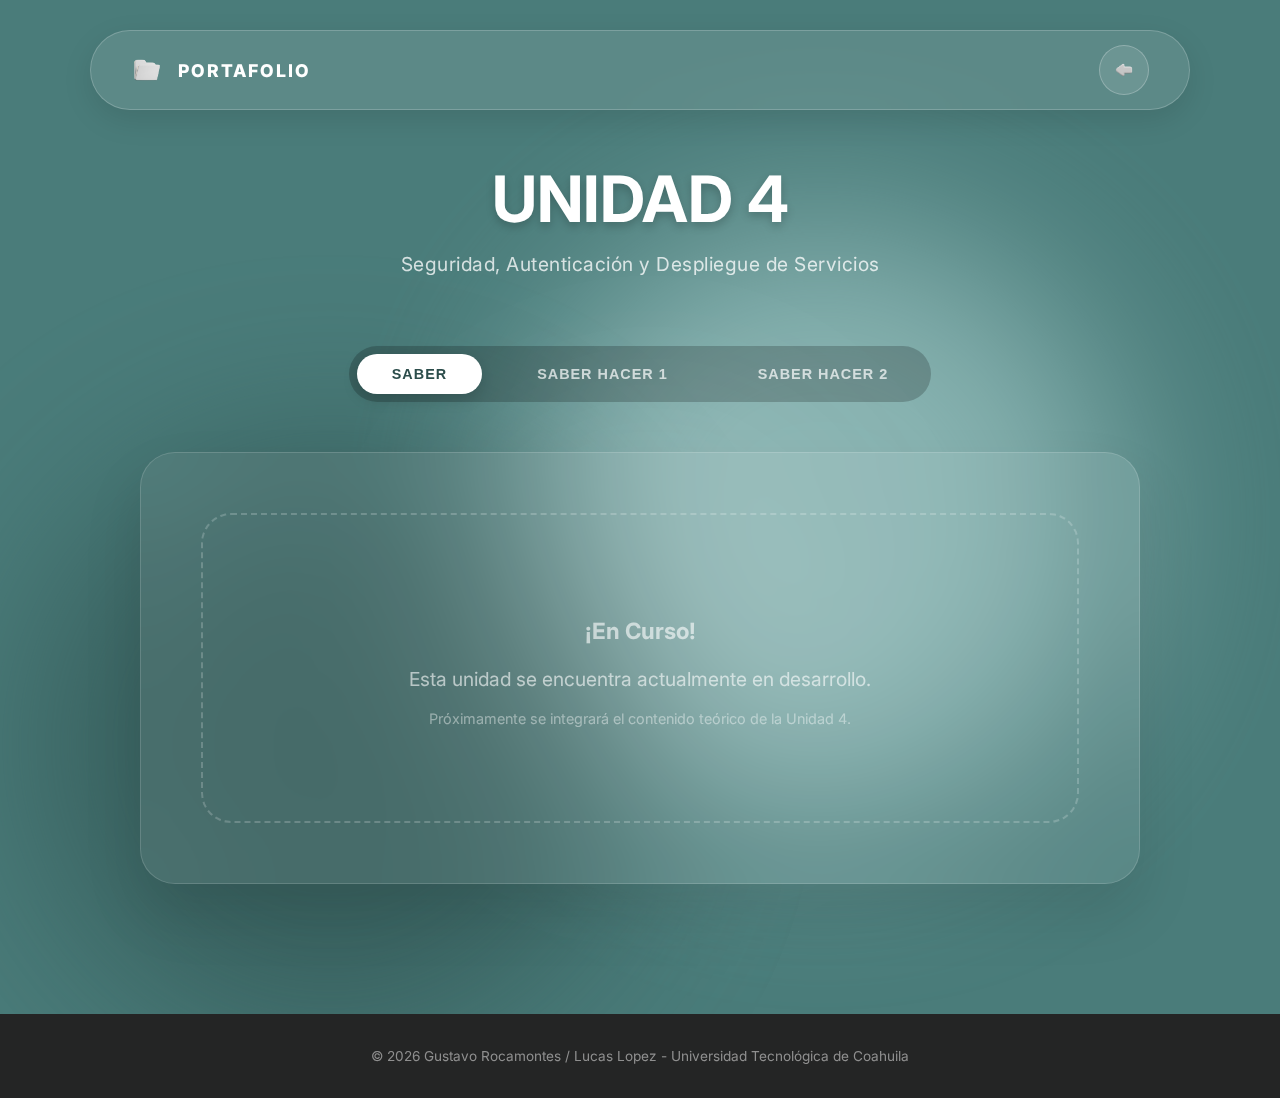
<file: Portafolio/U4/unidad4.html>
<!DOCTYPE html>
<html lang="es">
<head>
    <meta charset="UTF-8">
    <meta name="viewport" content="width=device-width, initial-scale=1.0">
    <title>Unidad 4: Seguridad y Despliegue</title>
    <link rel="stylesheet" href="../styles/index.css">
    <link rel="stylesheet" href="../styles/unidad1.css">
    <link rel="icon" href="../images/logoo.png" type="image/png">
    <link href="https://fonts.googleapis.com/css2?family=Inter:wght@300;400;500;700;900&display=swap" rel="stylesheet">
</head>
<body class="unit-page">

    <div class="bg-blur-container">
        <div class="blob blob-1"></div>
        <div class="blob blob-2"></div>
        <div class="blob blob-3"></div>
    </div>

    <header class="navbar-container">
        <nav class="navbar">
            <a href="../index.html" class="logo-link">
                <div class="logo-container">
                    <img src="../images/logoo.png" alt="Logo" class="main-logo"> 
                    <div class="logo-text">PORTAFOLIO</div>
                </div>
            </a>
            <div class="nav-actions">
                <a href="../VerCursos.html" class="btn-back-arrow" title="Regresar a Unidades">
                    <img src="../images/back.png" alt="Volver" class="back-icon">
                </a>
            </div>
        </nav>
    </header>

    <main class="unit-content">
        <section class="unit-header-main">
            <h2>UNIDAD 4</h2>
            <p>Seguridad, Autenticación y Despliegue de Servicios</p>
        </section>

        <div class="tab-nav-wrapper">
            <button class="btn-tab active" onclick="openTab('saber', event)">SABER</button>
            <button class="btn-tab" onclick="openTab('hacer1', event)">SABER HACER 1</button>
            <button class="btn-tab" onclick="openTab('hacer2', event)">SABER HACER 2</button>
        </div>

        <div id="saber" class="tab-section active">
            <div class="glass-panel">
                <div class="empty-state">
                    <h3>¡En Curso!</h3>
                    <p>Esta unidad se encuentra actualmente en desarrollo.</p>
                    <p style="font-size: 0.9rem; opacity: 0.7;">Próximamente se integrará el contenido teórico de la Unidad 4.</p>
                </div>
            </div>
        </div>

        <div id="hacer1" class="tab-section">
            <div class="glass-panel">
                <div class="empty-state">
                    <h3>¡En Curso!</h3>
                    <p>Esta práctica se encuentra actualmente en desarrollo.</p>
                    <p style="font-size: 0.9rem; opacity: 0.7;">Próximamente se integrará la evidencia correspondiente.</p>
                </div>
            </div>
        </div>

        <div id="hacer2" class="tab-section">
            <div class="glass-panel">
                <div class="empty-state">
                    <h3>¡En Curso!</h3>
                    <p>Esta práctica se encuentra actualmente en desarrollo.</p>
                    <p style="font-size: 0.9rem; opacity: 0.7;">Próximamente se integrará la evidencia correspondiente.</p>
                </div>
            </div>
        </div>

    </main>

    <footer class="compact-footer">
        <p>© 2026 Gustavo Rocamontes / Lucas Lopez - Universidad Tecnológica de Coahuila</p>
    </footer>

    <script>
        function openTab(tabId, event) {
            document.querySelectorAll('.tab-section').forEach(section => {
                section.classList.remove('active');
            });
            document.querySelectorAll('.btn-tab').forEach(btn => {
                btn.classList.remove('active');
            });
            document.getElementById(tabId).classList.add('active');
            event.currentTarget.classList.add('active');
        }
        
        // Animación de Blobs
        const blobs = document.querySelectorAll('.blob');
        function moveBlobs() {
            blobs.forEach(blob => {
                const x = Math.random() * 85;
                const y = Math.random() * 85;
                blob.style.left = `${x}%`;
                blob.style.top = `${y}%`;
            });
        }
        setInterval(moveBlobs, 6000);
        moveBlobs();
    </script>
</body>
</html>
</file>
<file: Portafolio/styles/index.css>
:root {
    --bg-main: #4a7c7a;
    --text-white: #ffffff;
    --nav-glass: rgba(255, 255, 255, 0.1);
    --glass-border: rgba(255, 255, 255, 0.2);
}

html {
    scroll-behavior: smooth;
}

body {
    margin: 0;
    font-family: 'Inter', sans-serif;
    background-color: var(--bg-main);
    color: var(--text-white);
    overflow-x: hidden;
}

/* --- Fondo Animado Global --- */
.bg-blur-container {
    position: fixed;
    top: 0; left: 0; width: 100vw; height: 100vh;
    z-index: -1;
    background: var(--bg-main);
}

.blob {
    position: absolute;
    width: 600px; height: 600px;
    border-radius: 50%;
    filter: blur(90px);
    opacity: 0.6;
    animation: moveBlobs 20s infinite alternate;
}

.blob-1 { background: #b2d8d6; top: -10%; left: -10%; }
.blob-2 { background: #2c4d4b; bottom: -10%; right: -10%; }
.blob-3 { background: rgba(255, 255, 255, 0.2); top: 40%; left: 40%; width: 400px; height: 400px; }
.blob-4 { background: #5fa4a1; top: -5%; right: 20%; }

/* --- NAVBAR ESTRICTA (NO TOCAR) --- */
.navbar-container {
    position: fixed;
    top: 30px; 
    left: 0; 
    right: 0;
    display: flex; 
    justify-content: center;
    z-index: 9999;
    padding: 0 20px;
}

.navbar {
    width: 100%; 
    max-width: 1100px;
    height: 80px; /* ALTURA FIJA */
    background: var(--nav-glass);
    backdrop-filter: blur(20px);
    -webkit-backdrop-filter: blur(20px);
    border: 1px solid var(--glass-border);
    padding: 0 40px;
    border-radius: 100px;
    display: flex; 
    justify-content: space-between; 
    align-items: center;
    box-sizing: border-box;
    box-shadow: 0 10px 30px rgba(0,0,0,0.1);
}

/* Logo */
.logo-link { text-decoration: none; color: inherit; display: flex; align-items: center; }
.logo-container { display: flex; align-items: center; gap: 15px; }
.main-logo { height: 32px; width: auto; display: block; }
.logo-text { font-weight: 800; font-size: 1.1rem; letter-spacing: 2px; }

/* Links de navegación (Solo para Index) */
.nav-links { list-style: none; display: flex; gap: 30px; margin: 0; padding: 0; }
.nav-links a { text-decoration: none; color: white; font-weight: 500; font-size: 0.95rem; transition: 0.3s; }
.nav-links a:hover { opacity: 0.7; transform: translateY(-2px); }

/* Botón Contacto */
.btn-contact {
    background: white; color: var(--bg-main) !important;
    padding: 10px 25px; border-radius: 50px; font-weight: 700 !important;
}

/* Botón Volver (Para otras páginas) */
.btn-back-arrow {
    display: flex; align-items: center; justify-content: center;
    width: 48px; height: 48px;
    background: rgba(255, 255, 255, 0.1);
    border: 1px solid rgba(255, 255, 255, 0.25);
    border-radius: 50%;
    transition: all 0.3s ease;
    cursor: pointer;
}
.btn-back-arrow:hover { 
    background: rgba(255, 255, 255, 0.25);
    transform: scale(1.1); 
    box-shadow: 0 0 15px rgba(255,255,255,0.2);
}
.back-icon { width: 20px; height: auto; transition: 0.3s; }

/* --- HERO SECTION (AQUÍ ESTABA EL ERROR, YA RESTAURADO) --- */
.hero { 
    display: flex; 
    align-items: center; 
    padding: 180px 10% 80px; /* Padding ajustado para librar el navbar */
    min-height: 80vh; 
    box-sizing: border-box;
}

.hero-content { 
    flex: 1.2; 
    display: flex;
    flex-direction: column;
    align-items: flex-start;
    text-align: left;
    z-index: 2;
}

.subtitle { 
    font-size: 0.8rem; 
    letter-spacing: 4px; 
    opacity: 0.8; 
    text-transform: uppercase; 
    margin-bottom: 10px;
    font-weight: 600;
}

.hero-content h1 { 
    font-size: 4.5rem; 
    margin: 10px 0 25px 0; 
    line-height: 1.1; 
    font-weight: 800;
}

.hero-content p {
    max-width: 500px;
    line-height: 1.7;
    margin-bottom: 40px;
    opacity: 0.9;
    font-size: 1.1rem;
}

.btn-main {
    display: inline-block; 
    background: white; 
    color: var(--bg-main);
    padding: 18px 50px; 
    text-decoration: none; 
    border-radius: 50px; 
    font-weight: 800; 
    transition: 0.3s;
    box-shadow: 0 10px 20px rgba(0,0,0,0.15);
}

.btn-main:hover { 
    transform: translateY(-5px); 
    box-shadow: 0 15px 30px rgba(0,0,0,0.25); 
    background: #f0fcfc;
}

/* --- ELEMENTOS 3D FLOTANTES (RESTAURADOS) --- */
.hero-image { 
    flex: 0.8; 
    display: flex;
    justify-content: center;
    position: relative;
}

.floating-wrapper {
    position: relative;
    width: 100%;
    max-width: 500px;
    display: flex;
    justify-content: center;
    align-items: center;
}

.clay-element { 
    width: 100%; 
    height: auto;
    filter: drop-shadow(0 20px 50px rgba(0,0,0,0.2));
    animation: floatingClay 7s ease-in-out infinite;
    z-index: 1;
}

/* Esferas */
.clay-sphere {
    position: absolute;
    width: auto;
    object-fit: contain;
    filter: drop-shadow(0 15px 30px rgba(0,0,0,0.15));
    z-index: 0;
}

/* Esfera Grande */
.s1 { 
    height: 90px; 
    top: 0%; 
    right: 5%; 
    animation: floatingClay 8s ease-in-out infinite reverse;
}

/* Esfera Pequeña */
.s2 { 
    height: 50px; 
    bottom: 10%; 
    left: -10%; 
    opacity: 0.8;
    filter: blur(2px) drop-shadow(0 10px 20px rgba(0,0,0,0.1)); 
    animation: floatingClay 11s ease-in-out infinite;
}

/* Animaciones */
@keyframes floatingClay {
    0%, 100% { transform: translateY(0) rotate(0deg); }
    50% { transform: translateY(-25px) rotate(3deg); }
}

@keyframes moveBlobs {
    0% { transform: translate(0, 0) scale(1); }
    100% { transform: translate(20px, -20px) scale(1.1); }
}

/* Footer Global */
.compact-footer { 
    text-align: center; 
    padding: 20px; 
    background: #242525; 
    color: #8f8f8f; 
    font-size: 0.85rem; 
    margin-top: 50px;
}
</file>
<file: Portafolio/EnviarCorreo/style.css>
/* Heredamos variables del Portafolio */
:root {
    --bg-main: #4a7c7a;
    --text-white: #ffffff;
    --nav-glass: rgba(255, 255, 255, 0.1);
    --error-color: #ff6b6b;
}

* { box-sizing: border-box; margin: 0; padding: 0; }

body {
    font-family: 'Inter', sans-serif;
    background-color: var(--bg-main);
    color: white;
    display: flex;
    justify-content: center;
    align-items: center;
    min-height: 100vh;
    padding: 20px;
    overflow: hidden;
}

/* --- Fondo Animado --- */
.bg-blur-container {
    position: fixed;
    top: 0; left: 0; width: 100vw; height: 100vh;
    z-index: -1;
}

.blob {
    position: absolute;
    width: 600px; height: 600px;
    border-radius: 50%;
    filter: blur(80px);
    opacity: 0.6;
    animation: moveBlobs 20s infinite alternate;
}
.blob-1 { background: #b2d8d6; top: -10%; left: -10%; }
.blob-2 { background: #2c4d4b; bottom: -10%; right: -10%; }
.blob-3 { background: rgba(255, 255, 255, 0.2); top: 30%; left: 30%; width: 400px; height: 400px; }

@keyframes moveBlobs {
    0% { transform: translate(0, 0) scale(1); }
    100% { transform: translate(20px, -20px) scale(1.1); }
}

/* --- Tarjeta Principal --- */
.card-container {
    background: rgba(255, 255, 255, 0.1);
    backdrop-filter: blur(30px);
    -webkit-backdrop-filter: blur(30px);
    border: 1px solid rgba(255, 255, 255, 0.25);
    width: 100%;
    max-width: 480px;
    padding: 60px 50px;
    border-radius: 40px;
    box-shadow: 0 40px 80px rgba(0,0,0,0.25);
    text-align: center;
    position: relative;
    z-index: 10;
}

h1 {
    color: #ffffff; /* Blanco puro */
    margin-bottom: 10px;
    font-weight: 800;
    font-size: 2.2rem;
    letter-spacing: -1px;
    text-shadow: 0 2px 10px rgba(0,0,0,0.1);
}

.subtitle {
    color: rgba(255,255,255, 0.9); /* Mucho más visible */
    margin-bottom: 40px;
    font-size: 1rem;
    font-weight: 500;
}

/* --- Inputs con Iconos --- */
.input-group { 
    margin-bottom: 25px; 
    text-align: left; 
    position: relative;
}

label {
    display: block;
    margin-bottom: 8px;
    color: #ffffff; /* Blanco puro para etiquetas */
    font-weight: 700;
    font-size: 0.95rem;
    padding-left: 15px;
    text-shadow: 0 1px 2px rgba(0,0,0,0.1);
}

.input-wrapper {
    position: relative;
}

.input-wrapper i {
    position: absolute;
    left: 20px;
    top: 50%;
    transform: translateY(-50%);
    color: rgba(255,255,255,0.9); /* Iconos brillantes */
    font-size: 1.1rem;
    transition: 0.3s;
    z-index: 2;
}

input {
    width: 100%;
    padding: 18px 20px 18px 55px;
    background: rgba(0, 0, 0, 0.25); /* Un poco más oscuro para contraste */
    border: 1px solid rgba(255, 255, 255, 0.3);
    border-radius: 15px;
    color: white;
    font-family: 'Inter', sans-serif;
    font-size: 1rem;
    outline: none;
    transition: all 0.3s ease;
}

/* AQUÍ ESTÁ EL CAMBIO CLAVE: Placeholder visible */
input::placeholder {
    color: rgba(255, 255, 255, 0.75) !important;
    opacity: 1;
}

input:focus {
    background: rgba(0, 0, 0, 0.4);
    border-color: #ffffff;
    box-shadow: 0 0 20px rgba(255,255,255,0.1);
}

input:focus + i {
    color: #7fffd4; /* Color agua al enfocar */
}

/* --- Estilos de Error --- */
.input-group.error input {
    border-color: var(--error-color);
    background: rgba(255, 107, 107, 0.15);
}

.error-text {
    color: #ffcccc; /* Rojo claro para que se lea sobre fondo oscuro */
    font-weight: 600;
    font-size: 0.85rem;
    margin-top: 8px;
    padding-left: 15px;
    display: none;
    animation: fadeIn 0.3s ease;
    text-shadow: 0 1px 2px rgba(0,0,0,0.2);
}

.input-group.error .error-text {
    display: block;
}

@keyframes fadeIn { from { opacity: 0; transform: translateY(-5px); } to { opacity: 1; transform: translateY(0); } }

/* --- Botón Principal --- */
button {
    width: 100%;
    padding: 18px;
    background: white;
    color: #2c4d4b;
    border: none;
    border-radius: 15px;
    font-size: 1rem;
    font-weight: 800;
    cursor: pointer;
    transition: 0.3s;
    margin-top: 20px;
    text-transform: uppercase;
    letter-spacing: 1px;
    box-shadow: 0 10px 30px rgba(0,0,0,0.2);
}

button:hover {
    transform: translateY(-3px);
    box-shadow: 0 15px 40px rgba(0,0,0,0.3);
    background: #f0fcfc;
}

/* --- Botón Volver --- */
.btn-secondary {
    display: inline-flex;
    align-items: center;
    gap: 8px;
    background: rgba(0,0,0,0.2); /* Fondo suave para resaltar */
    color: white;
    margin-top: 30px;
    text-decoration: none;
    font-size: 0.9rem;
    font-weight: 700;
    transition: 0.3s;
    padding: 12px 25px;
    border-radius: 50px;
    border: 1px solid rgba(255,255,255,0.2);
}

.btn-secondary:hover {
    background: white;
    color: #2c4d4b;
    transform: translateY(-2px);
}

/* --- Animación de Éxito --- */
.success-icon {
    font-size: 4rem;
    margin-bottom: 20px;
    animation: popIn 0.5s cubic-bezier(0.175, 0.885, 0.32, 1.275);
    display: inline-block;
}

@keyframes popIn { 0% { transform: scale(0); } 100% { transform: scale(1); } }
</file>
<file: Portafolio/U2/dash/style.css>
@import url('https://fonts.googleapis.com/css2?family=DM+Serif+Display&family=Inter:wght@300;400;600&display=swap');

:root {
    --bg-cream: #F4F1EA;
    --bg-card: #EAE5D8;
    --text-main: #3D3D3D;
    --accent: #D4A373;
    --white: #ffffff;
}

* {
    margin: 0;
    padding: 0;
    box-sizing: border-box;
}

body {
    font-family: 'Inter', sans-serif;
    background-color: var(--bg-cream);
    color: var(--text-main);
    line-height: 1.6;
    overflow-x: hidden;
    scroll-behavior: smooth;
}

/* Tipografía elegante */
h1, h2, h3, .brand, .step-num {
    font-family: 'DM Serif Display', serif;
}

/* HERO (Imagen de la libreta y café) */
.hero {
    height: 100vh;
    width: 100%;
    display: flex;
    justify-content: center;
    align-items: center;
    background: linear-gradient(rgba(244, 241, 234, 0.3), rgba(244, 241, 234, 0.3)), 
                url('https://images.unsplash.com/photo-1497032628192-86f99bcd76bc?auto=format&fit=crop&w=1600&q=80');
    background-size: cover;
    background-position: center;
    text-align: center;
}

.brand {
    font-size: 1.2rem;
    letter-spacing: 4px;
    margin-bottom: 1rem;
    font-weight: 300;
}

.slogan {
    font-size: clamp(4rem, 12vw, 8rem);
    line-height: 0.9;
    margin-bottom: 1.5rem;
}

.divider {
    width: 200px;
    height: 12px;
    background: var(--accent);
    margin: 1rem auto;
    opacity: 0.8;
    border-radius: 20px;
}

.tagline {
    font-size: 1.5rem;
    margin-bottom: 2rem;
    font-weight: 300;
}

.btn-main {
    background: var(--text-main);
    color: white;
    border: none;
    padding: 1.2rem 3.5rem;
    border-radius: 50px;
    font-weight: 600;
    cursor: pointer;
    box-shadow: 0 4px 15px rgba(0,0,0,0.15);
    transition: transform 0.3s ease, background 0.3s;
}

.btn-main:hover {
    transform: scale(1.05);
    background: #000;
}

/* SECCIÓN CURSOS */
.courses-section {
    padding: 100px 8%;
    min-height: 100vh;
}

.section-title {
    text-align: center;
    font-size: 3.5rem;
    margin-bottom: 60px;
}

.courses-grid {
    display: grid;
    grid-template-columns: repeat(auto-fill, minmax(320px, 1fr));
    gap: 40px;
}

.course-card {
    background: var(--bg-card);
    padding: 50px;
    border-radius: 8px;
    position: relative;
    transition: all 0.3s ease;
    box-shadow: 0 5px 15px rgba(0,0,0,0.02);
}

.course-card:hover {
    transform: translateY(-10px);
    box-shadow: 0 15px 30px rgba(0,0,0,0.05);
}

.course-card h3 {
    font-size: 2.2rem;
    margin-bottom: 20px;
}

/* MODAL Y LOGIN (Estilo imagen #2) */
.modal {
    display: none;
    position: fixed;
    top: 0; left: 0; width: 100%; height: 100%;
    background: rgba(0,0,0,0.7);
    z-index: 1000;
}

.modal-split {
    display: grid;
    grid-template-columns: 1fr 1fr;
    width: 90%;
    max-width: 1000px;
    height: 75vh;
    margin: 12.5vh auto;
    background: var(--bg-cream);
    overflow: hidden;
    box-shadow: 0 25px 50px rgba(0,0,0,0.2);
}

.modal-image-v2 {
    background: url('https://images.unsplash.com/photo-1455390582262-044cdead277a?auto=format&fit=crop&w=800&q=80');
    background-size: cover;
    background-position: center;
}

.modal-form-side {
    padding: 60px;
    display: flex;
    flex-direction: column;
    justify-content: center;
    position: relative;
}

.step-num {
    color: var(--accent);
    letter-spacing: 2px;
    margin-bottom: 10px;
    font-size: 0.9rem;
}

.close {
    position: absolute;
    top: 25px; right: 25px;
    font-size: 2rem;
    cursor: pointer;
    color: #999;
}

/* FORMULARIOS */
input, textarea {
    width: 100%;
    padding: 18px;
    margin: 12px 0;
    background: rgba(255,255,255,0.6);
    border: 1px solid rgba(0,0,0,0.1);
    border-radius: 6px;
    font-size: 1rem;
}

.btn-next {
    background: var(--text-main);
    color: white;
    border: none;
    padding: 18px;
    width: 100%;
    border-radius: 50px;
    cursor: pointer;
    margin-top: 25px;
    font-weight: 600;
    text-transform: uppercase;
    letter-spacing: 1px;
}

.btn-secondary {
    background: var(--white);
    border: 1px solid #ddd;
    padding: 12px 25px;
    border-radius: 6px;
    font-weight: 600;
    cursor: pointer;
}

.admin-access {
    position: fixed;
    bottom: 30px; right: 30px;
}

.admin-panel {
    padding: 100px 5%;
    max-width: 650px;
    margin: 0 auto;
}

.admin-card {
    background: var(--bg-card);
    padding: 60px;
    border-radius: 10px;
    box-shadow: 0 20px 40px rgba(0,0,0,0.05);
}

.btn-logout-new {
    background: transparent;
    border: 1px solid #cc0000;
    color: #cc0000;
    padding: 12px;
    border-radius: 50px;
    margin-top: 25px;
    cursor: pointer;
    width: 100%;
    transition: 0.3s;
}

.btn-logout-new:hover {
    background: #cc0000;
    color: white;
}

@media (max-width: 768px) {
    .modal-split { grid-template-columns: 1fr; }
    .modal-image-v2 { display: none; }
}
</file>
<file: Portafolio/styles/contacto.css>
/* --- Estilos para la página de Contacto --- */

.contact-content {
    min-height: 100vh;
    display: flex;
    justify-content: center;
    align-items: center;
    padding: 120px 20px 60px; /* Padding superior para librar el Navbar */
}

/* Contenedor Principal estilo Cristal */
.glass-container {
    background: rgba(255, 255, 255, 0.05);
    backdrop-filter: blur(25px);
    -webkit-backdrop-filter: blur(25px);
    border: 1px solid rgba(255, 255, 255, 0.15);
    border-radius: 40px;
    padding: 60px 40px;
    width: 100%;
    max-width: 1000px;
    text-align: center;
    box-shadow: 0 30px 60px rgba(0,0,0,0.2);
}

.page-title {
    font-size: 3rem;
    font-weight: 800;
    color: white;
    margin: 0 0 10px 0;
    text-shadow: 0 4px 10px rgba(0,0,0,0.1);
}

.page-subtitle {
    font-size: 1.1rem;
    color: rgba(255, 255, 255, 0.7);
    margin-bottom: 50px;
    font-weight: 300;
    letter-spacing: 1px;
}

/* --- Grid de Perfiles --- */
.profiles-grid {
    display: flex;
    justify-content: center;
    gap: 40px;
    flex-wrap: wrap;
}

/* Tarjeta individual */
.profile-card {
    background: rgba(0, 0, 0, 0.2);
    border: 1px solid rgba(255, 255, 255, 0.1);
    border-radius: 30px;
    padding: 40px 30px;
    width: 100%;
    max-width: 380px;
    transition: all 0.4s ease;
    display: flex;
    flex-direction: column;
    align-items: center;
    position: relative;
    overflow: hidden;
}

.profile-card:hover {
    transform: translateY(-10px);
    background: rgba(255, 255, 255, 0.1);
    border-color: rgba(255, 255, 255, 0.3);
    box-shadow: 0 20px 40px rgba(0,0,0,0.3);
}

/* Foto de Perfil con Efecto Glass Ring */
.img-wrapper {
    width: 150px;
    height: 150px;
    border-radius: 50%;
    display: flex;
    justify-content: center;
    align-items: center;
    background: rgba(255, 255, 255, 0.1);
    backdrop-filter: blur(5px);
    -webkit-backdrop-filter: blur(5px);
    border: 1px solid rgba(255, 255, 255, 0.2);
    margin-bottom: 25px;
    box-shadow: 0 10px 30px rgba(0,0,0,0.15);
    transition: all 0.4s ease;
    padding: 8px; /* Espacio para el efecto de anillo */
}

.profile-img {
    width: 100%;
    height: 100%;
    border-radius: 50%;
    object-fit: cover;
    border: none; /* Eliminado el borde oscuro anterior */
}

.profile-card:hover .img-wrapper {
    transform: scale(1.05) rotate(5deg);
    border-color: rgba(255, 255, 255, 0.5);
    box-shadow: 0 0 30px rgba(255, 255, 255, 0.15);
}

/* Textos */
.profile-name {
    font-size: 1.5rem;
    font-weight: 700;
    color: white;
    margin-bottom: 5px;
}

/* Refinamiento del Rol (Píldora sutil) */
.profile-role {
    color: #ffffff;
    font-size: 0.75rem;
    font-weight: 700;
    text-transform: uppercase;
    letter-spacing: 2px;
    margin-bottom: 30px;
    background: rgba(255, 255, 255, 0.08);
    border: 1px solid rgba(255, 255, 255, 0.1);
    padding: 6px 20px;
    border-radius: 100px;
    opacity: 0.8;
}

.profile-card:hover .profile-role {
    background: rgba(255, 255, 255, 0.15);
    opacity: 1;
}

/* Información detallada */
.profile-info {
    width: 100%;
    text-align: left;
    margin-bottom: 30px;
}

.info-item {
    display: flex;
    align-items: center;
    gap: 15px;
    margin-bottom: 15px;
    padding: 10px;
    border-radius: 10px;
    transition: 0.3s;
}

.info-item:hover {
    background: rgba(255,255,255,0.05);
}

.info-item i {
    width: 20px;
    color: #d0f4e8;
    font-size: 1.1rem;
    text-align: center;
}

.info-item span {
    color: rgba(255, 255, 255, 0.9);
    font-size: 0.95rem;
    font-weight: 400;
}

/* Botón CV */
.btn-cv {
    width: 100%;
    padding: 15px;
    background: white;
    color: #2c4d4b;
    text-decoration: none;
    font-weight: 800;
    border-radius: 50px;
    transition: 0.3s;
    text-transform: uppercase;
    font-size: 0.9rem;
    letter-spacing: 1px;
    display: flex;
    justify-content: center;
    align-items: center;
    gap: 10px;
}

.btn-cv:hover {
    background: #e0f2f1;
    box-shadow: 0 5px 25px rgba(255, 255, 255, 0.2);
    transform: translateY(-2px);
}
</file>
<file: Portafolio/styles/cursos.css>
/* --- Estilos para VerCursos.php --- */

.courses-section {
    padding: 160px 10% 80px;
    max-width: 1000px;
    margin: 0 auto;
}

.section-header {
    text-align: center;
    margin-bottom: 60px;
}

.section-header h2 {
    font-size: 4rem;
    font-weight: 700;
    color: white;
    text-shadow: 0 4px 10px rgba(0,0,0,0.2);
}

/* Stack de tarjetas */
.cards-stack {
    display: flex;
    flex-direction: column;
    gap: 30px;
}

.wide-card {
    background: linear-gradient(135deg, rgba(255, 255, 255, 0.15), rgba(255, 255, 255, 0.05)); 
    backdrop-filter: blur(20px);
    -webkit-backdrop-filter: blur(20px);
    border-radius: 35px;
    padding: 35px 45px;
    border-top: 1px solid rgba(255, 255, 255, 0.4);
    border-left: 1px solid rgba(255, 255, 255, 0.2);
    border-right: 1px solid rgba(255, 255, 255, 0.1);
    border-bottom: 1px solid rgba(255, 255, 255, 0.1);
    box-shadow: 0 20px 40px rgba(0, 0, 0, 0.2);
    transition: all 0.5s cubic-bezier(0.175, 0.885, 0.32, 1.275);
}

.wide-card:hover {
    transform: translateY(-10px) scale(1.01);
    background: linear-gradient(135deg, rgba(255, 255, 255, 0.2), rgba(255, 255, 255, 0.1));
    border-top: 1px solid rgba(255, 255, 255, 0.6);
    box-shadow: 0 30px 60px rgba(0, 0, 0, 0.3);
}

.card-tag {
    display: inline-block;
    background: rgba(255, 255, 255, 0.25);
    color: #fff;
    padding: 6px 18px;
    border-radius: 50px;
    font-size: 0.75rem;
    font-weight: 700;
    margin-bottom: 20px;
    border: 1px solid rgba(255,255,255,0.2);
    letter-spacing: 1px;
}

.wide-card-content {
    display: flex;
    justify-content: space-between;
    align-items: center;
    gap: 30px;
}

.text-side h3 {
    font-size: 2rem;
    color: #ffffff;
    margin: 0 0 10px 0;
    font-weight: 700;
}

.text-side p {
    color: rgba(255, 255, 255, 0.85);
    font-size: 1.1rem;
    line-height: 1.5;
    margin: 0;
}

.btn-wide-explore {
    width: 100%;
    max-width: 200px;
    text-align: center;
    background: #ffffff;
    color: #3d6b69;
    text-decoration: none;
    padding: 16px;
    border-radius: 25px;
    font-weight: 800;
    text-transform: uppercase;
    font-size: 0.85rem;
    letter-spacing: 1px;
    box-shadow: 0 10px 20px rgba(0,0,0,0.1);
    transition: all 0.3s ease;
}

.btn-wide-explore:hover {
    transform: translateY(-3px);
    background: #f8ffff;
    box-shadow: 0 15px 30px rgba(0,0,0,0.2);
}
</file>
<file: Portafolio/styles/unidad1.css>
/* --- Estilos Específicos para Unidad 1 --- */

.unit-content {
    padding: 160px 10% 80px; /* Mismo padding que cursos.css */
    max-width: 1000px;
    margin: 0 auto;
}

/* Encabezado: Ahora usa el estilo que te gusta de Cursos */
.unit-header-main {
    text-align: center;
    margin-bottom: 70px;
}

.unit-header-main h2 {
    font-size: 4rem; /* Tamaño ajustado para igualar Cursos */
    font-weight: 700; /* Peso ajustado */
    color: white; /* Blanco sólido, adiós degradado */
    margin: 0;
    text-shadow: 0 4px 10px rgba(0,0,0,0.2); /* Sombra elegante */
}

.unit-header-main p {
    font-size: 1.2rem;
    opacity: 0.85;
    margin-top: 15px;
    letter-spacing: 0.5px;
    color: rgba(255,255,255,0.9);
}

/* Navegación de Pestañas (Tabs) */
.tab-nav-wrapper {
    display: flex;
    justify-content: center;
    gap: 20px;
    margin-bottom: 50px;
    background: rgba(0,0,0,0.2);
    padding: 8px;
    border-radius: 60px;
    width: fit-content;
    margin-left: auto;
    margin-right: auto;
}

.btn-tab {
    background: transparent;
    border: none;
    color: rgba(255,255,255,0.7);
    padding: 12px 35px;
    border-radius: 50px;
    cursor: pointer;
    font-weight: 700;
    font-size: 0.9rem;
    transition: all 0.3s ease;
    text-transform: uppercase;
    letter-spacing: 1px;
}

.btn-tab:hover { color: white; background: rgba(255,255,255,0.1); }

.btn-tab.active {
    background: white;
    color: #2c4d4b;
    box-shadow: 0 5px 15px rgba(0,0,0,0.15);
}

/* Panel de Contenido */
.tab-section { display: none; opacity: 0; transform: translateY(20px); transition: 0.5s; }
.tab-section.active { display: block; opacity: 1; transform: translateY(0); }

.glass-panel {
    background: rgba(255, 255, 255, 0.08); /* Un poco más transparente */
    backdrop-filter: blur(40px);
    -webkit-backdrop-filter: blur(40px);
    border: 1px solid rgba(255, 255, 255, 0.15);
    border-radius: 35px;
    padding: 60px;
    box-shadow: 0 30px 60px rgba(0,0,0,0.1);
}

/* Tipografía del Contenido "Saber" - Optimizada para lectura */
.topic {
    margin-bottom: 60px;
    border-bottom: 1px solid rgba(255,255,255,0.1);
    padding-bottom: 40px;
}

.topic:last-child { border-bottom: none; }

.topic h4 {
    font-size: 1.8rem;
    color: #ffffff;
    margin-bottom: 25px;
    display: flex;
    align-items: center;
    gap: 15px;
    font-weight: 700;
}

.topic h4::before {
    content: '';
    display: block;
    width: 6px;
    height: 30px;
    background: #fff;
    border-radius: 4px;
    box-shadow: 0 0 10px rgba(255,255,255,0.5);
}

.topic p {
    line-height: 1.8;
    font-size: 1.05rem;
    color: rgba(255,255,255,0.9);
    margin-bottom: 20px;
    text-align: justify;
}

.topic ul {
    background: rgba(0,0,0,0.15);
    padding: 30px 30px 30px 50px;
    border-radius: 20px;
    border: 1px solid rgba(255,255,255,0.05);
}

.topic li {
    margin-bottom: 12px;
    line-height: 1.6;
    color: rgba(255,255,255,0.9);
}

.topic strong {
    color: #fff;
    font-weight: 800;
}

.empty-state {
    padding: 80px;
    border: 2px dashed rgba(255,255,255,0.2);
    border-radius: 30px;
    text-align: center;
    color: rgba(255,255,255,0.6);
    font-size: 1.2rem;
}
</file>
<file: Portafolio/styles/unidad2.css>
/* --- Estilos Específicos para Unidad 2 --- */

.unit-content {
    padding: 160px 10% 80px;
    max-width: 1000px;
    margin: 0 auto;
}

/* Encabezado Principal */
.unit-header-main {
    text-align: center;
    margin-bottom: 70px;
}

.unit-header-main h2 {
    font-size: 4rem;
    font-weight: 700;
    color: white;
    margin: 0;
    text-shadow: 0 4px 10px rgba(0,0,0,0.2);
}

.unit-header-main p {
    font-size: 1.2rem;
    opacity: 0.85;
    margin-top: 15px;
    letter-spacing: 0.5px;
    color: rgba(255,255,255,0.9);
}

/* Navegación de Pestañas (Tabs) */
.tab-nav-wrapper {
    display: flex;
    justify-content: center;
    gap: 20px;
    margin-bottom: 50px;
    background: rgba(0,0,0,0.2);
    padding: 8px;
    border-radius: 60px;
    width: fit-content;
    margin-left: auto;
    margin-right: auto;
}

.btn-tab {
    background: transparent;
    border: none;
    color: rgba(255,255,255,0.7);
    padding: 12px 35px;
    border-radius: 50px;
    cursor: pointer;
    font-weight: 700;
    font-size: 0.9rem;
    transition: all 0.3s ease;
    text-transform: uppercase;
    letter-spacing: 1px;
}

.btn-tab:hover { color: white; background: rgba(255,255,255,0.1); }

.btn-tab.active {
    background: white;
    color: #2c4d4b; /* Puedes cambiar este color si quieres diferenciar la unidad */
    box-shadow: 0 5px 15px rgba(0,0,0,0.15);
}

/* Panel de Contenido */
.tab-section { display: none; opacity: 0; transform: translateY(20px); transition: 0.5s; }
.tab-section.active { display: block; opacity: 1; transform: translateY(0); }

.glass-panel {
    background: rgba(255, 255, 255, 0.08);
    backdrop-filter: blur(40px);
    -webkit-backdrop-filter: blur(40px);
    border: 1px solid rgba(255, 255, 255, 0.15);
    border-radius: 35px;
    padding: 60px;
    box-shadow: 0 30px 60px rgba(0,0,0,0.1);
}

/* Tipografía del Contenido "Saber" */
.topic {
    margin-bottom: 60px;
    border-bottom: 1px solid rgba(255,255,255,0.1);
    padding-bottom: 40px;
}

.topic:last-child { border-bottom: none; }

.topic h4 {
    font-size: 1.8rem;
    color: #ffffff;
    margin-bottom: 25px;
    display: flex;
    align-items: center;
    gap: 15px;
    font-weight: 700;
}

.topic h4::before {
    content: '';
    display: block;
    width: 6px;
    height: 30px;
    background: #fff;
    border-radius: 4px;
    box-shadow: 0 0 10px rgba(255,255,255,0.5);
}

.topic p {
    line-height: 1.8;
    font-size: 1.05rem;
    color: rgba(255,255,255,0.9);
    margin-bottom: 20px;
    text-align: justify;
}

.topic ul {
    background: rgba(0,0,0,0.15);
    padding: 30px 30px 30px 50px;
    border-radius: 20px;
    border: 1px solid rgba(255,255,255,0.05);
}

.topic li {
    margin-bottom: 12px;
    line-height: 1.6;
    color: rgba(255,255,255,0.9);
}

.topic strong {
    color: #fff;
    font-weight: 800;
}

.topic em {
    color: rgba(255, 255, 255, 0.7);
    font-style: italic;
}

.empty-state {
    padding: 80px;
    border: 2px dashed rgba(255,255,255,0.2);
    border-radius: 30px;
    text-align: center;
    color: rgba(255,255,255,0.6);
    font-size: 1.2rem;
}

/* Responsividad básica */
@media (max-width: 768px) {
    .unit-content {
        padding: 120px 5% 40px;
    }
    .unit-header-main h2 {
        font-size: 2.5rem;
    }
    .glass-panel {
        padding: 30px;
    }
    .topic h4 {
        font-size: 1.4rem;
    }
}
</file>
